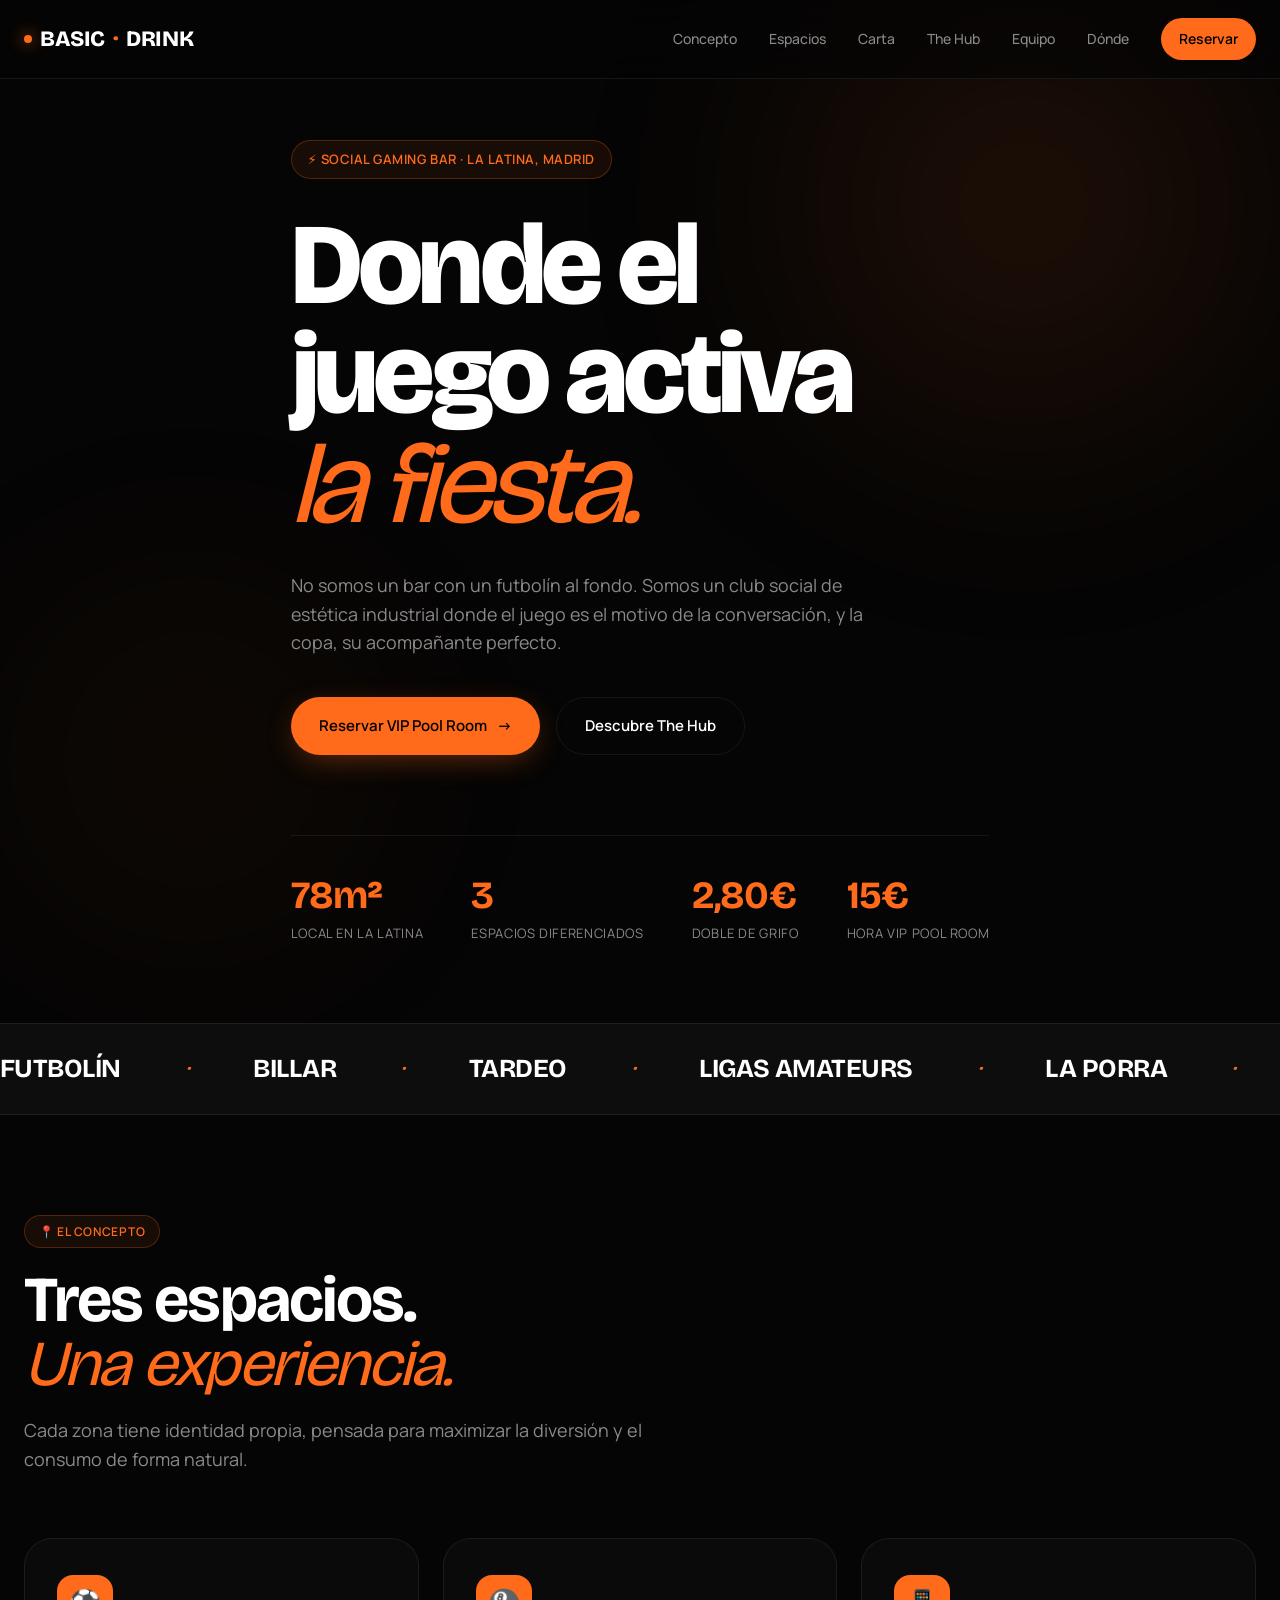
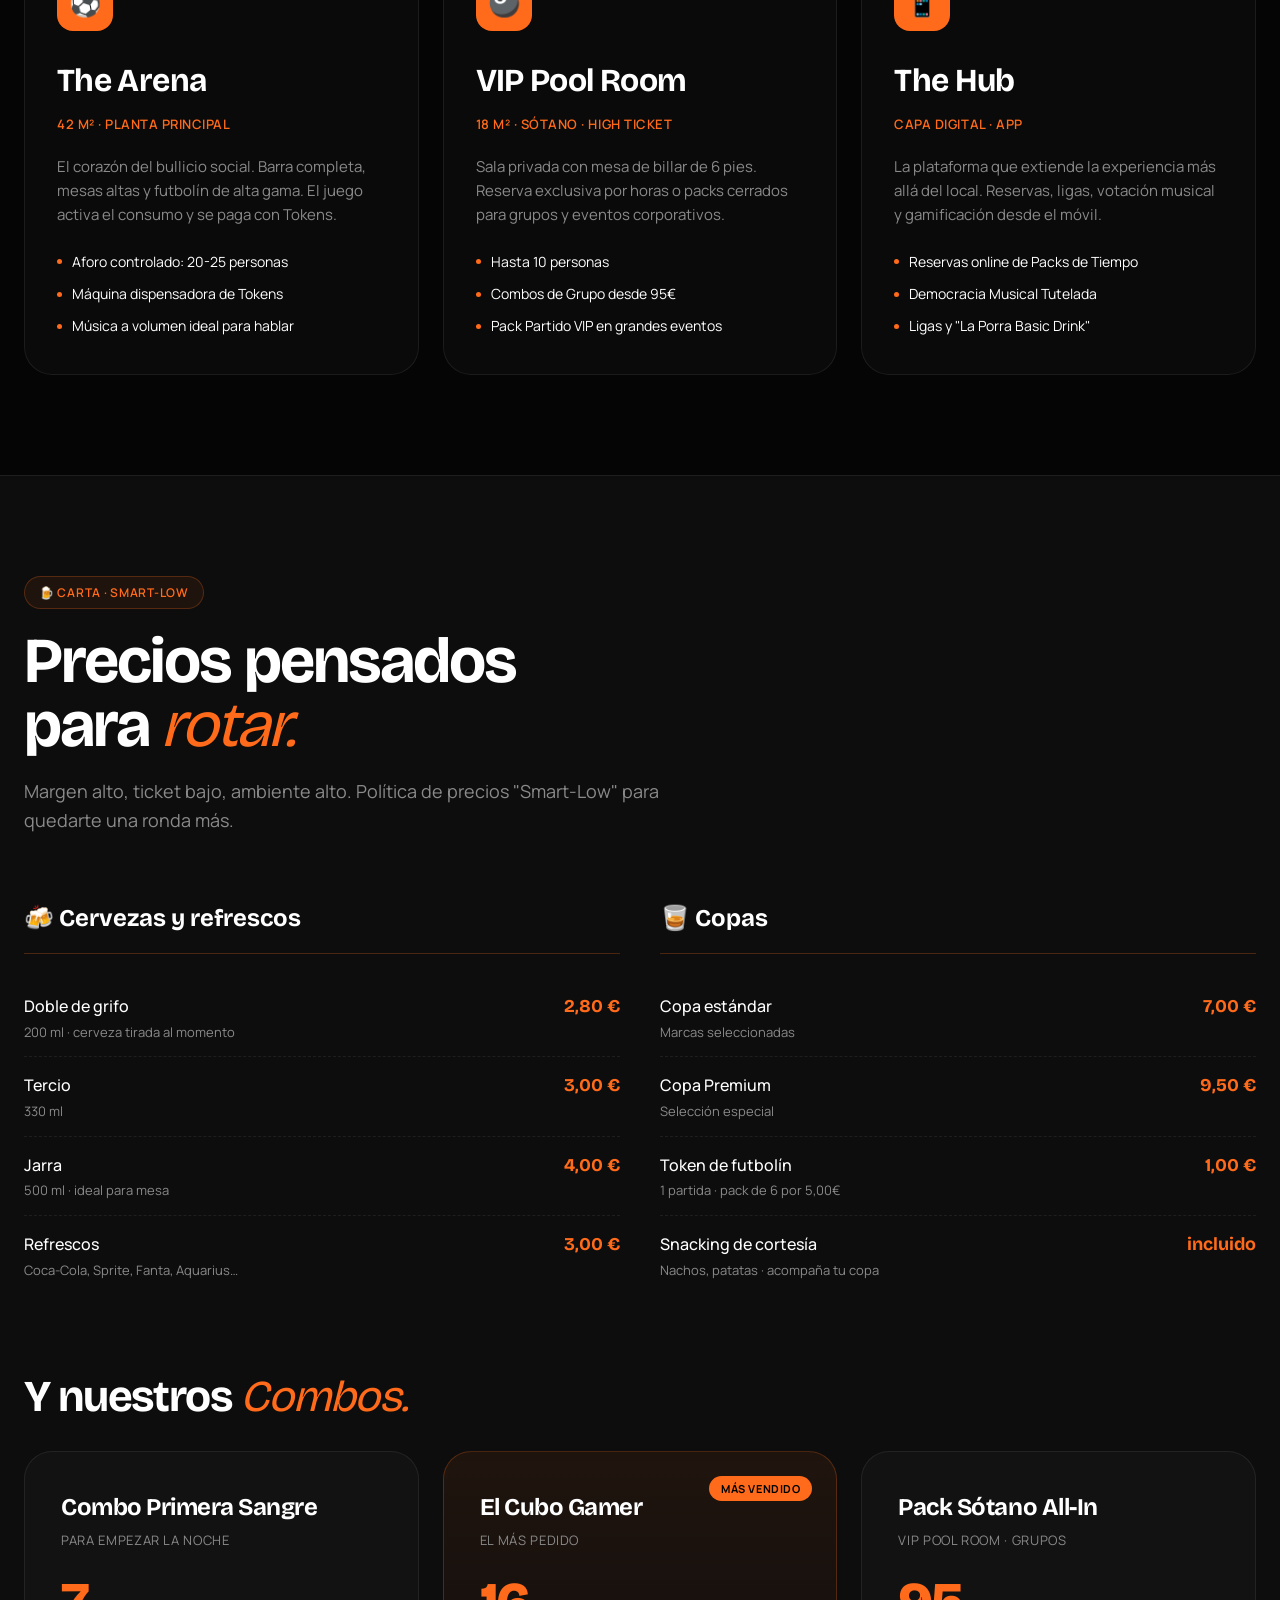
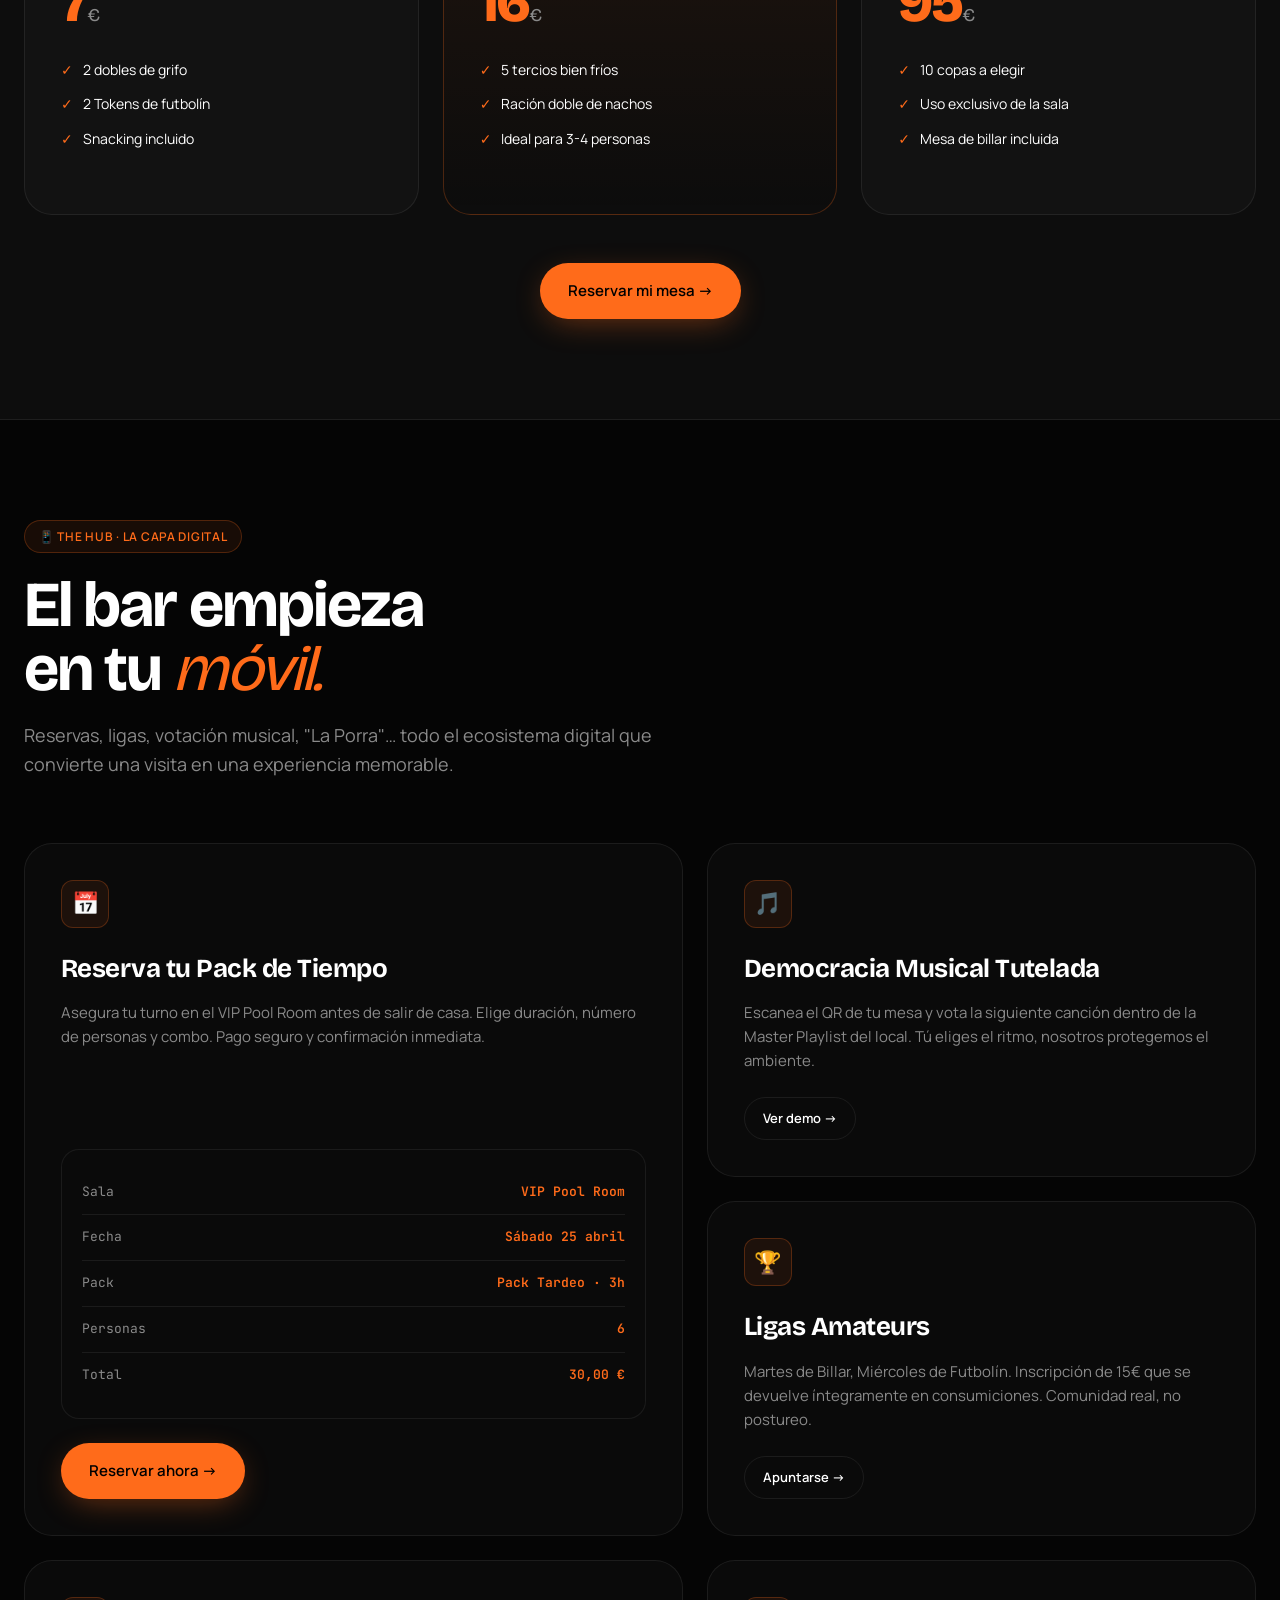
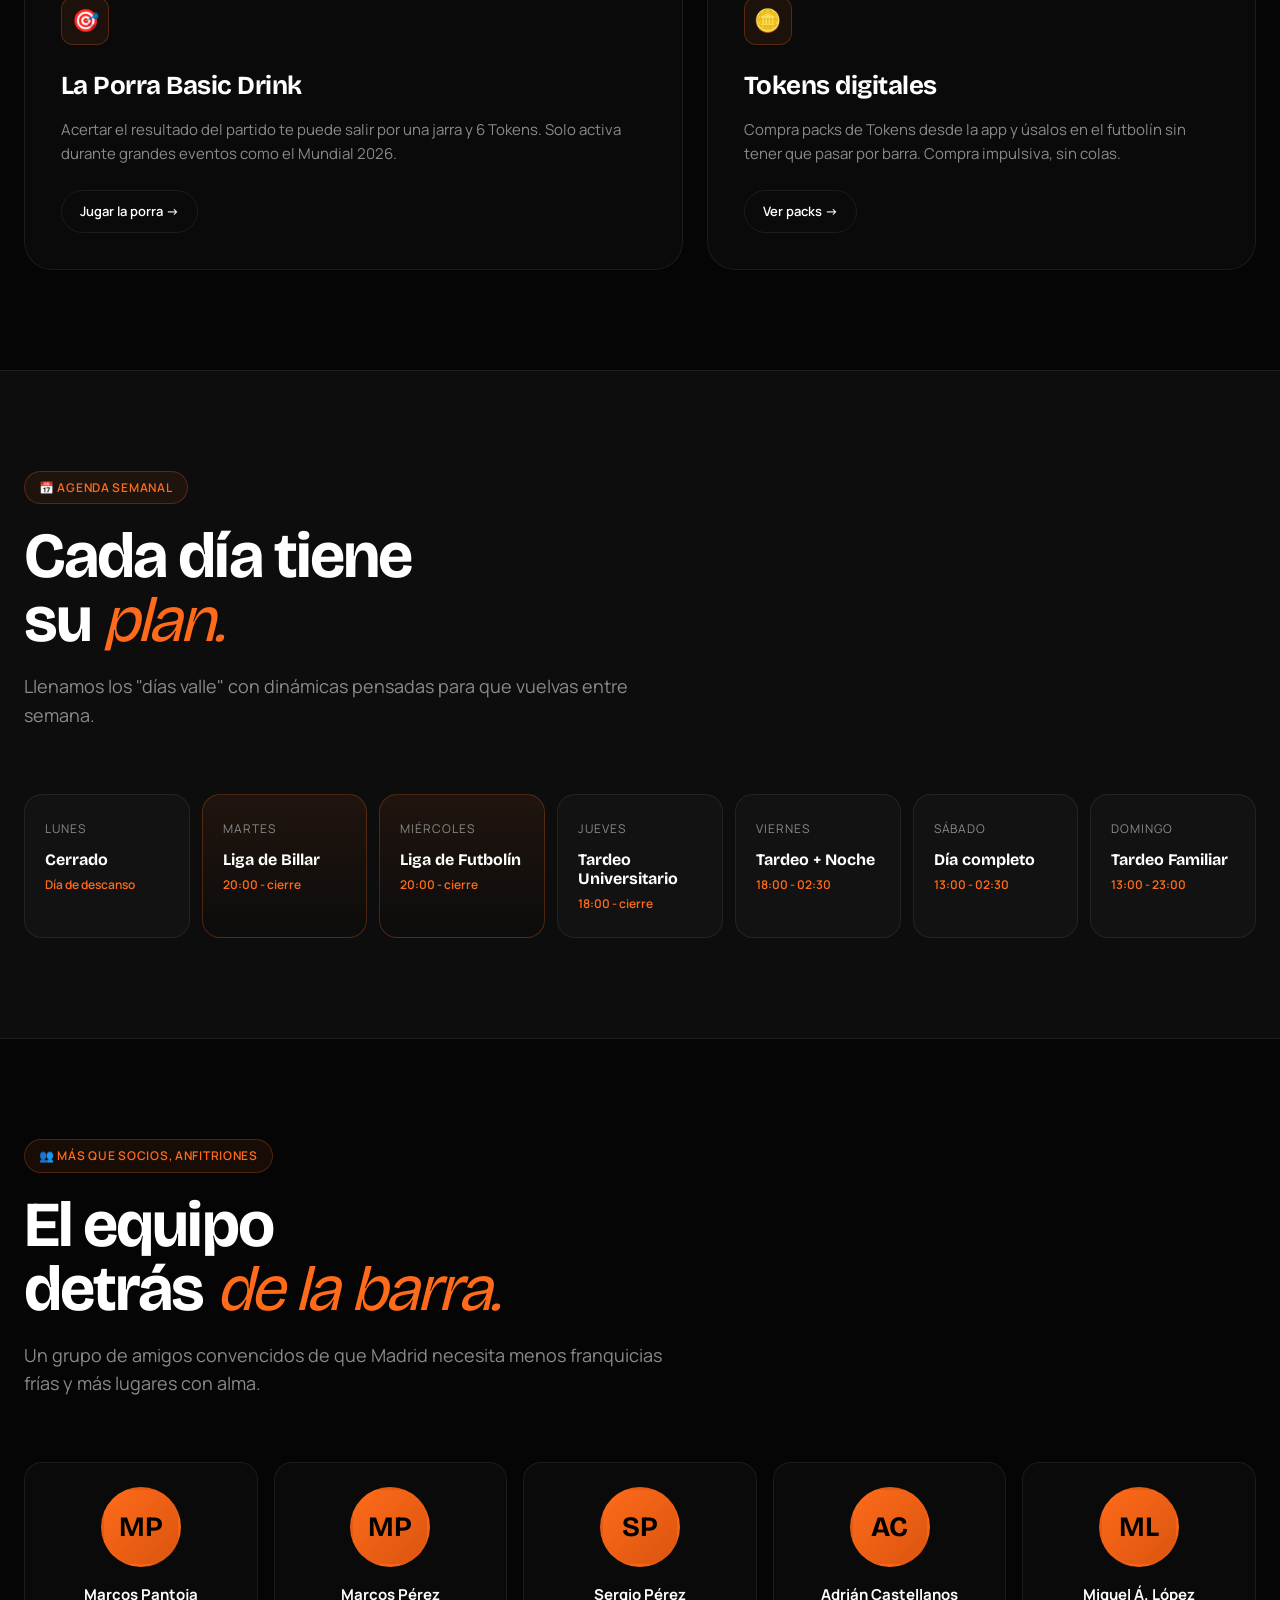
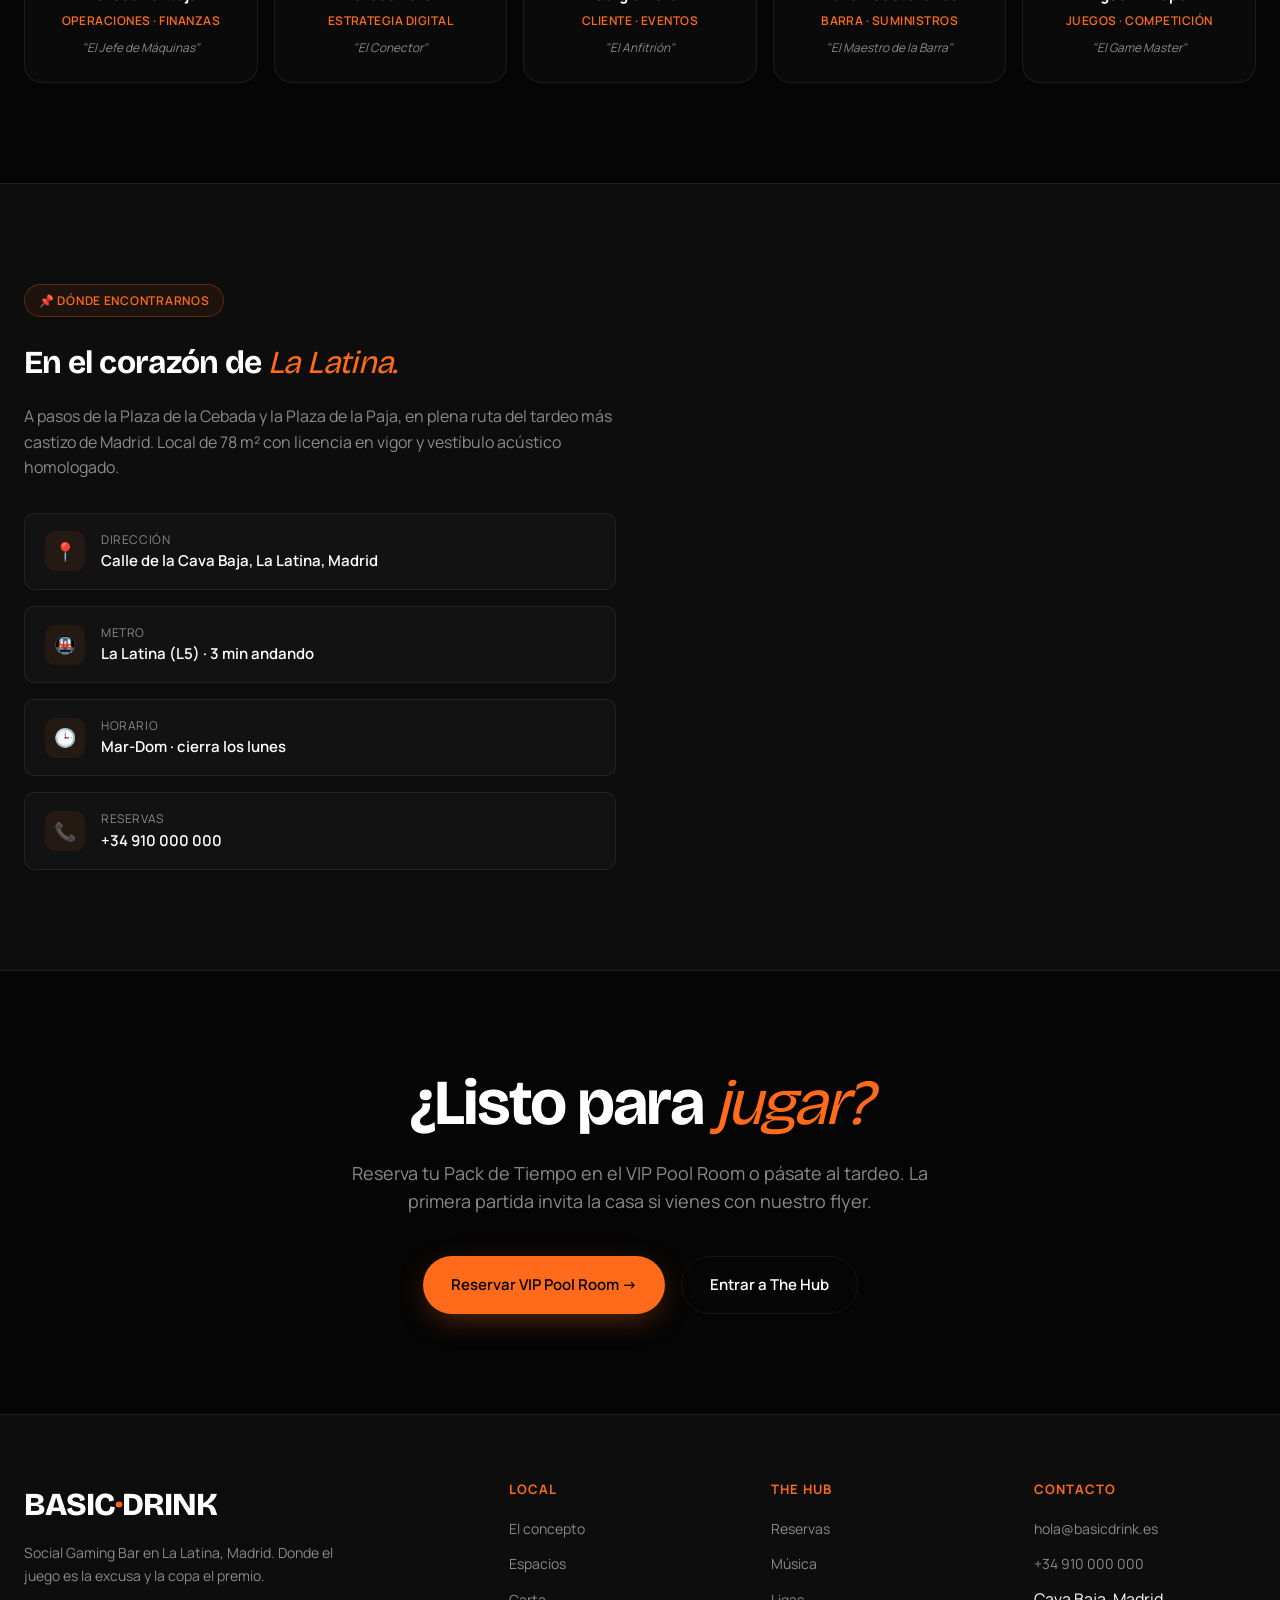
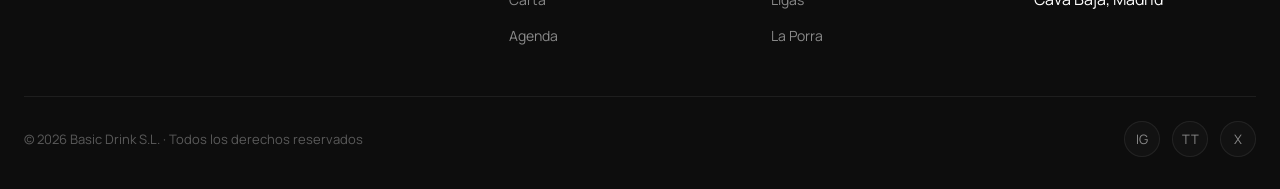
<file: index.html>
<!DOCTYPE html>
<html lang="es">
<head>
  <meta charset="UTF-8" />
  <meta name="viewport" content="width=device-width, initial-scale=1.0" />
  <title>BASIC DRINK · Social Gaming Bar en La Latina, Madrid</title>
  <meta name="description" content="El primer Social Gaming Bar de Madrid. Futbolín, billar VIP, copas y la experiencia digital The Hub. Reserva online tu pack en La Latina." />
  <link rel="preconnect" href="https://fonts.googleapis.com" />
  <link rel="preconnect" href="https://fonts.gstatic.com" crossorigin />
  <link href="https://fonts.googleapis.com/css2?family=Bricolage+Grotesque:wght@400;500;700;800&family=Manrope:wght@300;400;500;600;700&family=JetBrains+Mono:wght@400;600&display=swap" rel="stylesheet" />
  <link rel="stylesheet" href="style.css" />
  <link rel="icon" href="data:image/svg+xml,<svg xmlns=%22http://www.w3.org/2000/svg%22 viewBox=%220 0 100 100%22><circle cx=%2250%22 cy=%2250%22 r=%2240%22 fill=%22%23FF6B1A%22/></svg>" />
</head>
<body>

  <!-- ===== NAVBAR ===== -->
  <nav class="navbar">
    <div class="nav-inner">
      <a href="index.html" class="brand">
        <span class="brand-dot"></span>
        BASIC<span style="color:var(--orange)">·</span>DRINK
      </a>
      <div class="nav-links" id="navLinks">
        <a href="#concepto">Concepto</a>
        <a href="#espacios">Espacios</a>
        <a href="#carta">Carta</a>
        <a href="#thehub">The Hub</a>
        <a href="#equipo">Equipo</a>
        <a href="#ubicacion">Dónde</a>
        <a href="reservas.html" class="nav-cta">Reservar</a>
      </div>
      <button class="nav-toggle" onclick="document.getElementById('navLinks').classList.toggle('open')">☰</button>
    </div>
  </nav>

  <!-- ===== HERO ===== -->
  <section class="hero">
    <div class="container">
      <span class="hero-tag">⚡ Social Gaming Bar · La Latina, Madrid</span>
      <h1>
        Donde el<br>
        juego activa<br>
        <span class="accent">la fiesta.</span>
      </h1>
      <p>
        No somos un bar con un futbolín al fondo. Somos un club social de estética industrial donde el juego es el motivo de la conversación, y la copa, su acompañante perfecto.
      </p>
      <div class="hero-actions">
        <a href="reservas.html" class="btn btn-primary">
          Reservar VIP Pool Room <span>→</span>
        </a>
        <a href="#thehub" class="btn btn-ghost">Descubre The Hub</a>
      </div>

      <div class="hero-stats">
        <div class="hero-stat">
          <div class="stat-value">78m²</div>
          <div class="stat-label">Local en La Latina</div>
        </div>
        <div class="hero-stat">
          <div class="stat-value">3</div>
          <div class="stat-label">Espacios diferenciados</div>
        </div>
        <div class="hero-stat">
          <div class="stat-value">2,80€</div>
          <div class="stat-label">Doble de grifo</div>
        </div>
        <div class="hero-stat">
          <div class="stat-value">15€</div>
          <div class="stat-label">Hora VIP Pool Room</div>
        </div>
      </div>
    </div>
  </section>

  <!-- ===== MARQUEE ===== -->
  <div class="marquee">
    <div class="marquee-track">
      <div class="marquee-item">FUTBOLÍN <span>·</span></div>
      <div class="marquee-item">BILLAR <span>·</span></div>
      <div class="marquee-item">TARDEO <span>·</span></div>
      <div class="marquee-item">LIGAS AMATEURS <span>·</span></div>
      <div class="marquee-item">LA PORRA <span>·</span></div>
      <div class="marquee-item">DEMOCRACIA MUSICAL <span>·</span></div>
      <div class="marquee-item">FUTBOLÍN <span>·</span></div>
      <div class="marquee-item">BILLAR <span>·</span></div>
      <div class="marquee-item">TARDEO <span>·</span></div>
      <div class="marquee-item">LIGAS AMATEURS <span>·</span></div>
      <div class="marquee-item">LA PORRA <span>·</span></div>
      <div class="marquee-item">DEMOCRACIA MUSICAL <span>·</span></div>
    </div>
  </div>

  <!-- ===== CONCEPTO ===== -->
  <section id="concepto">
    <div class="container">
      <span class="section-tag">📍 El concepto</span>
      <h2 class="section-title">Tres espacios.<br><span class="accent">Una experiencia.</span></h2>
      <p class="section-subtitle">
        Cada zona tiene identidad propia, pensada para maximizar la diversión y el consumo de forma natural.
      </p>

      <div class="espacios-grid" id="espacios">
        <div class="espacio-card">
          <div class="espacio-icon">⚽</div>
          <div class="espacio-name">The Arena</div>
          <div class="espacio-meta">42 m² · Planta principal</div>
          <p class="espacio-desc">
            El corazón del bullicio social. Barra completa, mesas altas y futbolín de alta gama. El juego activa el consumo y se paga con Tokens.
          </p>
          <ul class="espacio-features">
            <li>Aforo controlado: 20-25 personas</li>
            <li>Máquina dispensadora de Tokens</li>
            <li>Música a volumen ideal para hablar</li>
          </ul>
        </div>

        <div class="espacio-card">
          <div class="espacio-icon">🎱</div>
          <div class="espacio-name">VIP Pool Room</div>
          <div class="espacio-meta">18 m² · Sótano · High Ticket</div>
          <p class="espacio-desc">
            Sala privada con mesa de billar de 6 pies. Reserva exclusiva por horas o packs cerrados para grupos y eventos corporativos.
          </p>
          <ul class="espacio-features">
            <li>Hasta 10 personas</li>
            <li>Combos de Grupo desde 95€</li>
            <li>Pack Partido VIP en grandes eventos</li>
          </ul>
        </div>

        <div class="espacio-card">
          <div class="espacio-icon">📱</div>
          <div class="espacio-name">The Hub</div>
          <div class="espacio-meta">Capa digital · App</div>
          <p class="espacio-desc">
            La plataforma que extiende la experiencia más allá del local. Reservas, ligas, votación musical y gamificación desde el móvil.
          </p>
          <ul class="espacio-features">
            <li>Reservas online de Packs de Tiempo</li>
            <li>Democracia Musical Tutelada</li>
            <li>Ligas y "La Porra Basic Drink"</li>
          </ul>
        </div>
      </div>
    </div>
  </section>

  <!-- ===== CARTA ===== -->
  <section id="carta" style="background: var(--bg-2); border-top: 1px solid var(--border); border-bottom: 1px solid var(--border);">
    <div class="container">
      <span class="section-tag">🍺 Carta · Smart-Low</span>
      <h2 class="section-title">Precios pensados<br>para <span class="accent">rotar.</span></h2>
      <p class="section-subtitle">
        Margen alto, ticket bajo, ambiente alto. Política de precios "Smart-Low" para quedarte una ronda más.
      </p>

      <div class="carta-section">
        <div class="carta-block">
          <h3>🍻 Cervezas y refrescos</h3>
          <div class="carta-item">
            <div>
              <div class="carta-item-name">Doble de grifo</div>
              <div class="carta-item-desc">200 ml · cerveza tirada al momento</div>
            </div>
            <div class="carta-item-price">2,80 €</div>
          </div>
          <div class="carta-item">
            <div>
              <div class="carta-item-name">Tercio</div>
              <div class="carta-item-desc">330 ml</div>
            </div>
            <div class="carta-item-price">3,00 €</div>
          </div>
          <div class="carta-item">
            <div>
              <div class="carta-item-name">Jarra</div>
              <div class="carta-item-desc">500 ml · ideal para mesa</div>
            </div>
            <div class="carta-item-price">4,00 €</div>
          </div>
          <div class="carta-item">
            <div>
              <div class="carta-item-name">Refrescos</div>
              <div class="carta-item-desc">Coca-Cola, Sprite, Fanta, Aquarius…</div>
            </div>
            <div class="carta-item-price">3,00 €</div>
          </div>
        </div>

        <div class="carta-block">
          <h3>🥃 Copas</h3>
          <div class="carta-item">
            <div>
              <div class="carta-item-name">Copa estándar</div>
              <div class="carta-item-desc">Marcas seleccionadas</div>
            </div>
            <div class="carta-item-price">7,00 €</div>
          </div>
          <div class="carta-item">
            <div>
              <div class="carta-item-name">Copa Premium</div>
              <div class="carta-item-desc">Selección especial</div>
            </div>
            <div class="carta-item-price">9,50 €</div>
          </div>
          <div class="carta-item">
            <div>
              <div class="carta-item-name">Token de futbolín</div>
              <div class="carta-item-desc">1 partida · pack de 6 por 5,00€</div>
            </div>
            <div class="carta-item-price">1,00 €</div>
          </div>
          <div class="carta-item">
            <div>
              <div class="carta-item-name">Snacking de cortesía</div>
              <div class="carta-item-desc">Nachos, patatas · acompaña tu copa</div>
            </div>
            <div class="carta-item-price">incluido</div>
          </div>
        </div>
      </div>

      <h2 class="section-title" style="margin-top: 80px; font-size: clamp(28px, 4vw, 44px);">
        Y nuestros <span class="accent">Combos.</span>
      </h2>

      <div class="precios-grid" style="margin-top: 32px;">
        <div class="precio-card">
          <div class="precio-name">Combo Primera Sangre</div>
          <div class="precio-tag">Para empezar la noche</div>
          <div class="precio-price">7<span class="unit">€</span></div>
          <ul class="precio-includes">
            <li>2 dobles de grifo</li>
            <li>2 Tokens de futbolín</li>
            <li>Snacking incluido</li>
          </ul>
        </div>

        <div class="precio-card featured">
          <div class="precio-name">El Cubo Gamer</div>
          <div class="precio-tag">El más pedido</div>
          <div class="precio-price">16<span class="unit">€</span></div>
          <ul class="precio-includes">
            <li>5 tercios bien fríos</li>
            <li>Ración doble de nachos</li>
            <li>Ideal para 3-4 personas</li>
          </ul>
        </div>

        <div class="precio-card">
          <div class="precio-name">Pack Sótano All-In</div>
          <div class="precio-tag">VIP Pool Room · grupos</div>
          <div class="precio-price">95<span class="unit">€</span></div>
          <ul class="precio-includes">
            <li>10 copas a elegir</li>
            <li>Uso exclusivo de la sala</li>
            <li>Mesa de billar incluida</li>
          </ul>
        </div>
      </div>

      <div style="text-align: center; margin-top: 48px;">
        <a href="reservas.html" class="btn btn-primary">Reservar mi mesa →</a>
      </div>
    </div>
  </section>

  <!-- ===== THE HUB ===== -->
  <section id="thehub">
    <div class="container">
      <span class="section-tag">📱 The Hub · La capa digital</span>
      <h2 class="section-title">El bar empieza<br>en tu <span class="accent">móvil.</span></h2>
      <p class="section-subtitle">
        Reservas, ligas, votación musical, "La Porra"… todo el ecosistema digital que convierte una visita en una experiencia memorable.
      </p>

      <div class="hub-grid">
        <div class="hub-feature large">
          <div class="hub-icon-block">📅</div>
          <h3>Reserva tu Pack de Tiempo</h3>
          <p>Asegura tu turno en el VIP Pool Room antes de salir de casa. Elige duración, número de personas y combo. Pago seguro y confirmación inmediata.</p>

          <div class="mock-screen">
            <div class="mock-row"><span class="label">Sala</span><span class="value">VIP Pool Room</span></div>
            <div class="mock-row"><span class="label">Fecha</span><span class="value">Sábado 25 abril</span></div>
            <div class="mock-row"><span class="label">Pack</span><span class="value">Pack Tardeo · 3h</span></div>
            <div class="mock-row"><span class="label">Personas</span><span class="value">6</span></div>
            <div class="mock-row"><span class="label">Total</span><span class="value">30,00 €</span></div>
          </div>

          <a href="reservas.html" class="btn btn-primary" style="margin-top: 24px; align-self: flex-start;">
            Reservar ahora →
          </a>
        </div>

        <div class="hub-feature">
          <div class="hub-icon-block">🎵</div>
          <h3>Democracia Musical Tutelada</h3>
          <p>Escanea el QR de tu mesa y vota la siguiente canción dentro de la Master Playlist del local. Tú eliges el ritmo, nosotros protegemos el ambiente.</p>
          <a href="the-hub.html#musica" class="btn btn-ghost" style="font-size: 13px; padding: 10px 18px;">Ver demo →</a>
        </div>

        <div class="hub-feature">
          <div class="hub-icon-block">🏆</div>
          <h3>Ligas Amateurs</h3>
          <p>Martes de Billar, Miércoles de Futbolín. Inscripción de 15€ que se devuelve íntegramente en consumiciones. Comunidad real, no postureo.</p>
          <a href="the-hub.html#ligas" class="btn btn-ghost" style="font-size: 13px; padding: 10px 18px;">Apuntarse →</a>
        </div>

        <div class="hub-feature">
          <div class="hub-icon-block">🎯</div>
          <h3>La Porra Basic Drink</h3>
          <p>Acertar el resultado del partido te puede salir por una jarra y 6 Tokens. Solo activa durante grandes eventos como el Mundial 2026.</p>
          <a href="the-hub.html#porra" class="btn btn-ghost" style="font-size: 13px; padding: 10px 18px;">Jugar la porra →</a>
        </div>

        <div class="hub-feature">
          <div class="hub-icon-block">🪙</div>
          <h3>Tokens digitales</h3>
          <p>Compra packs de Tokens desde la app y úsalos en el futbolín sin tener que pasar por barra. Compra impulsiva, sin colas.</p>
          <a href="the-hub.html#tokens" class="btn btn-ghost" style="font-size: 13px; padding: 10px 18px;">Ver packs →</a>
        </div>
      </div>
    </div>
  </section>

  <!-- ===== AGENDA ===== -->
  <section id="agenda" style="background: var(--bg-2); border-top: 1px solid var(--border); border-bottom: 1px solid var(--border);">
    <div class="container">
      <span class="section-tag">📅 Agenda semanal</span>
      <h2 class="section-title">Cada día tiene<br>su <span class="accent">plan.</span></h2>
      <p class="section-subtitle">
        Llenamos los "días valle" con dinámicas pensadas para que vuelvas entre semana.
      </p>

      <div class="agenda-grid">
        <div class="agenda-day closed">
          <div class="agenda-day-name">Lunes</div>
          <div class="agenda-day-event">Cerrado</div>
          <div class="agenda-day-time">Día de descanso</div>
        </div>
        <div class="agenda-day highlight">
          <div class="agenda-day-name">Martes</div>
          <div class="agenda-day-event">Liga de Billar</div>
          <div class="agenda-day-time">20:00 - cierre</div>
        </div>
        <div class="agenda-day highlight">
          <div class="agenda-day-name">Miércoles</div>
          <div class="agenda-day-event">Liga de Futbolín</div>
          <div class="agenda-day-time">20:00 - cierre</div>
        </div>
        <div class="agenda-day">
          <div class="agenda-day-name">Jueves</div>
          <div class="agenda-day-event">Tardeo Universitario</div>
          <div class="agenda-day-time">18:00 - cierre</div>
        </div>
        <div class="agenda-day">
          <div class="agenda-day-name">Viernes</div>
          <div class="agenda-day-event">Tardeo + Noche</div>
          <div class="agenda-day-time">18:00 - 02:30</div>
        </div>
        <div class="agenda-day">
          <div class="agenda-day-name">Sábado</div>
          <div class="agenda-day-event">Día completo</div>
          <div class="agenda-day-time">13:00 - 02:30</div>
        </div>
        <div class="agenda-day">
          <div class="agenda-day-name">Domingo</div>
          <div class="agenda-day-event">Tardeo Familiar</div>
          <div class="agenda-day-time">13:00 - 23:00</div>
        </div>
      </div>
    </div>
  </section>

  <!-- ===== EQUIPO ===== -->
  <section id="equipo">
    <div class="container">
      <span class="section-tag">👥 Más que socios, anfitriones</span>
      <h2 class="section-title">El equipo<br>detrás <span class="accent">de la barra.</span></h2>
      <p class="section-subtitle">
        Un grupo de amigos convencidos de que Madrid necesita menos franquicias frías y más lugares con alma.
      </p>

      <div class="equipo-grid">
        <div class="equipo-card">
          <div class="equipo-avatar">MP</div>
          <div class="equipo-name">Marcos Pantoja</div>
          <div class="equipo-role">Operaciones · Finanzas</div>
          <div class="equipo-alias">"El Jefe de Máquinas"</div>
        </div>
        <div class="equipo-card">
          <div class="equipo-avatar">MP</div>
          <div class="equipo-name">Marcos Pérez</div>
          <div class="equipo-role">Estrategia digital</div>
          <div class="equipo-alias">"El Conector"</div>
        </div>
        <div class="equipo-card">
          <div class="equipo-avatar">SP</div>
          <div class="equipo-name">Sergio Pérez</div>
          <div class="equipo-role">Cliente · Eventos</div>
          <div class="equipo-alias">"El Anfitrión"</div>
        </div>
        <div class="equipo-card">
          <div class="equipo-avatar">AC</div>
          <div class="equipo-name">Adrián Castellanos</div>
          <div class="equipo-role">Barra · Suministros</div>
          <div class="equipo-alias">"El Maestro de la Barra"</div>
        </div>
        <div class="equipo-card">
          <div class="equipo-avatar">ML</div>
          <div class="equipo-name">Miguel Á. López</div>
          <div class="equipo-role">Juegos · Competición</div>
          <div class="equipo-alias">"El Game Master"</div>
        </div>
      </div>
    </div>
  </section>

  <!-- ===== UBICACIÓN ===== -->
  <section id="ubicacion" style="background: var(--bg-2); border-top: 1px solid var(--border); border-bottom: 1px solid var(--border);">
    <div class="container">
      <div class="ubicacion-grid">
        <div class="ubicacion-info">
          <span class="section-tag">📌 Dónde encontrarnos</span>
          <h3>En el corazón de <span style="color: var(--orange); font-style: italic; font-weight: 400;">La Latina.</span></h3>
          <p>
            A pasos de la Plaza de la Cebada y la Plaza de la Paja, en plena ruta del tardeo más castizo de Madrid. Local de 78 m² con licencia en vigor y vestíbulo acústico homologado.
          </p>

          <div class="ubicacion-detalle">
            <div class="ubicacion-row">
              <div class="icon">📍</div>
              <div>
                <div class="label">Dirección</div>
                <div class="value">Calle de la Cava Baja, La Latina, Madrid</div>
              </div>
            </div>
            <div class="ubicacion-row">
              <div class="icon">🚇</div>
              <div>
                <div class="label">Metro</div>
                <div class="value">La Latina (L5) · 3 min andando</div>
              </div>
            </div>
            <div class="ubicacion-row">
              <div class="icon">🕒</div>
              <div>
                <div class="label">Horario</div>
                <div class="value">Mar-Dom · cierra los lunes</div>
              </div>
            </div>
            <div class="ubicacion-row">
              <div class="icon">📞</div>
              <div>
                <div class="label">Reservas</div>
                <div class="value">+34 910 000 000</div>
              </div>
            </div>
          </div>
        </div>

        <iframe
          class="map-frame"
          src="https://www.openstreetmap.org/export/embed.html?bbox=-3.7150%2C40.4090%2C-3.7050%2C40.4150&layer=mapnik&marker=40.4120%2C-3.7100"
          loading="lazy"
          referrerpolicy="no-referrer-when-downgrade">
        </iframe>
      </div>
    </div>
  </section>

  <!-- ===== CTA FINAL ===== -->
  <section id="cta-final">
    <div class="container" style="text-align: center; max-width: 760px;">
      <h2 class="section-title" style="margin-bottom: 24px;">
        ¿Listo para <span class="accent">jugar?</span>
      </h2>
      <p class="section-subtitle" style="margin: 0 auto 40px;">
        Reserva tu Pack de Tiempo en el VIP Pool Room o pásate al tardeo. La primera partida invita la casa si vienes con nuestro flyer.
      </p>
      <div class="hero-actions" style="justify-content: center;">
        <a href="reservas.html" class="btn btn-primary">Reservar VIP Pool Room →</a>
        <a href="the-hub.html" class="btn btn-ghost">Entrar a The Hub</a>
      </div>
    </div>
  </section>

  <!-- ===== FOOTER ===== -->
  <footer>
    <div class="container">
      <div class="footer-grid">
        <div>
          <div class="footer-brand">BASIC<span style="color:var(--orange)">·</span>DRINK</div>
          <p class="footer-tagline">Social Gaming Bar en La Latina, Madrid. Donde el juego es la excusa y la copa el premio.</p>
        </div>
        <div class="footer-col">
          <h4>Local</h4>
          <ul>
            <li><a href="#concepto">El concepto</a></li>
            <li><a href="#espacios">Espacios</a></li>
            <li><a href="#carta">Carta</a></li>
            <li><a href="#agenda">Agenda</a></li>
          </ul>
        </div>
        <div class="footer-col">
          <h4>The Hub</h4>
          <ul>
            <li><a href="reservas.html">Reservas</a></li>
            <li><a href="the-hub.html#musica">Música</a></li>
            <li><a href="the-hub.html#ligas">Ligas</a></li>
            <li><a href="the-hub.html#porra">La Porra</a></li>
          </ul>
        </div>
        <div class="footer-col">
          <h4>Contacto</h4>
          <ul>
            <li><a href="mailto:hola@basicdrink.es">hola@basicdrink.es</a></li>
            <li><a href="tel:+34910000000">+34 910 000 000</a></li>
            <li>Cava Baja, Madrid</li>
          </ul>
        </div>
      </div>
      <div class="footer-bottom">
        <div>© 2026 Basic Drink S.L. · Todos los derechos reservados</div>
        <div class="social-links">
          <a href="#" aria-label="Instagram">IG</a>
          <a href="#" aria-label="TikTok">TT</a>
          <a href="#" aria-label="Twitter">X</a>
        </div>
      </div>
    </div>
  </footer>

  <script src="script.js"></script>
</body>
</html>
</file>
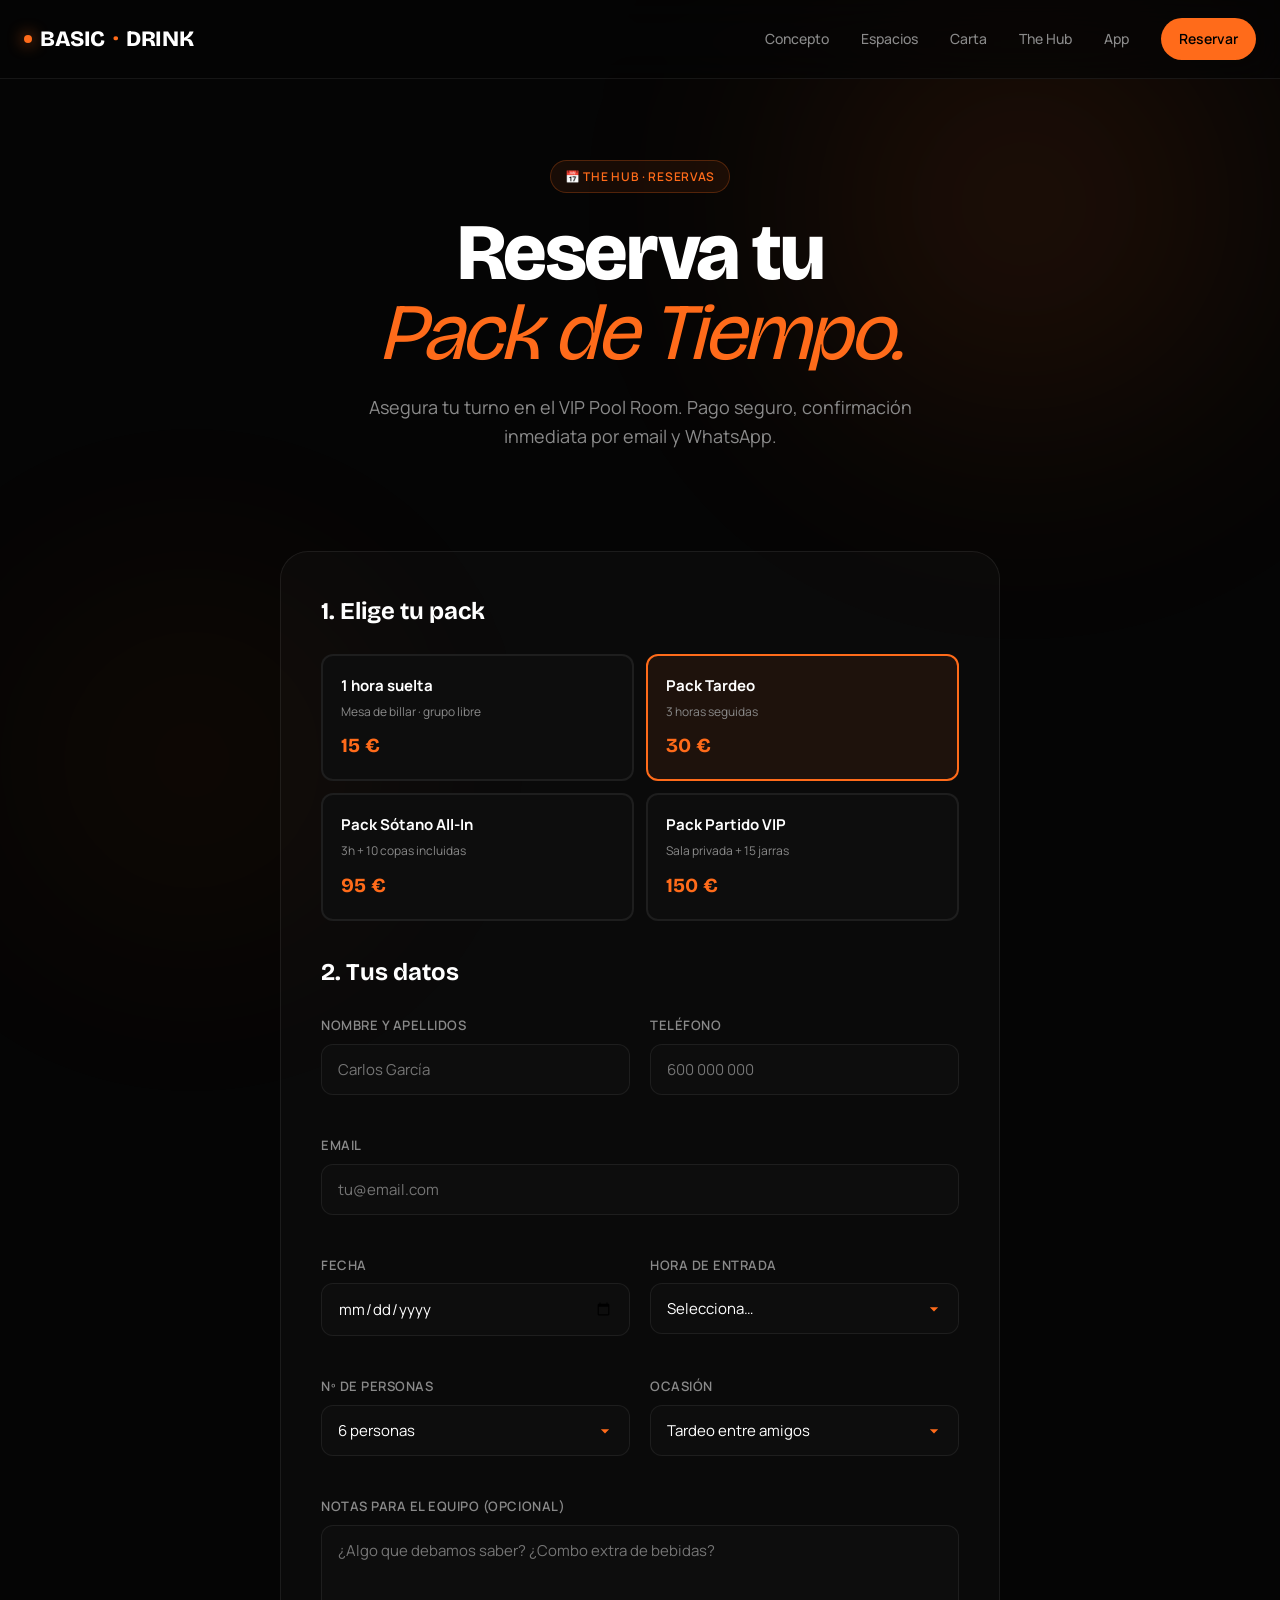
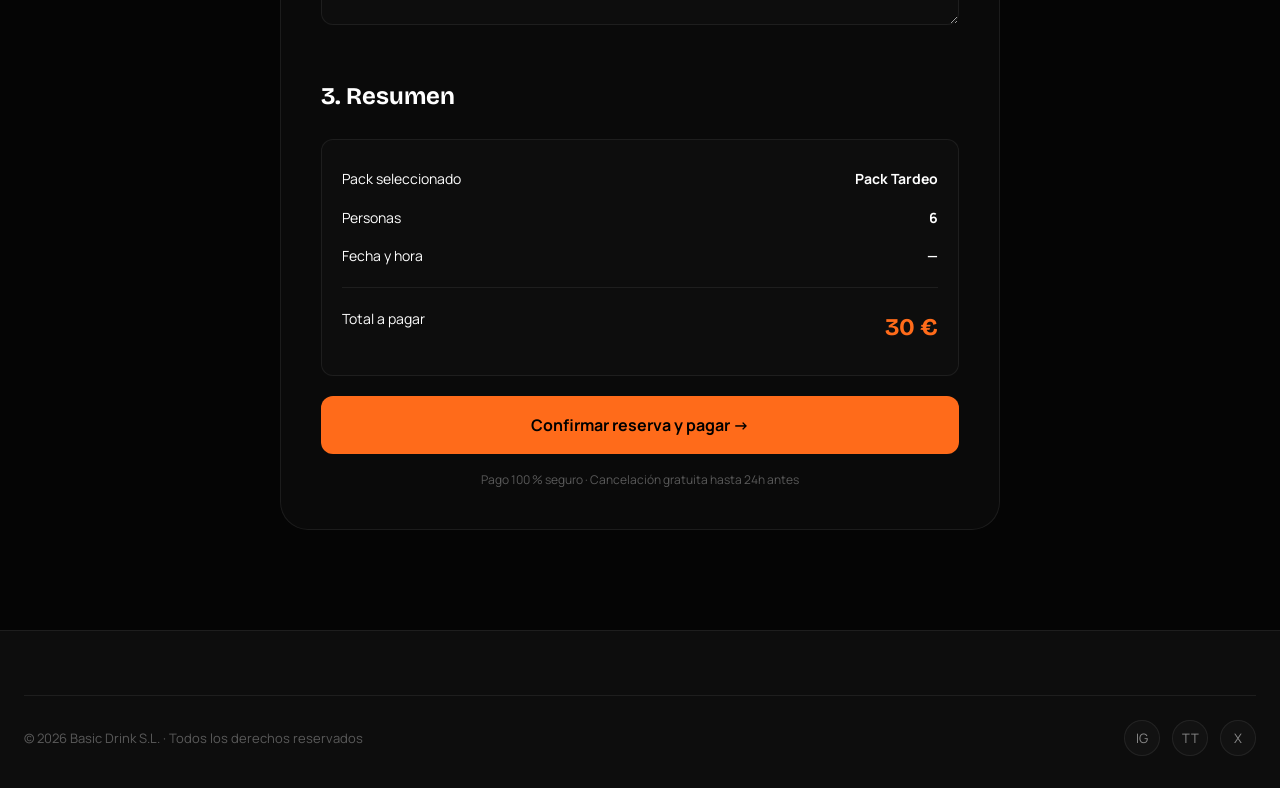
<file: reservas.html>
<!DOCTYPE html>
<html lang="es">
<head>
  <meta charset="UTF-8" />
  <meta name="viewport" content="width=device-width, initial-scale=1.0" />
  <title>Reservar · BASIC DRINK</title>
  <link rel="preconnect" href="https://fonts.googleapis.com" />
  <link rel="preconnect" href="https://fonts.gstatic.com" crossorigin />
  <link href="https://fonts.googleapis.com/css2?family=Bricolage+Grotesque:wght@400;500;700;800&family=Manrope:wght@300;400;500;600;700&family=JetBrains+Mono:wght@400;600&display=swap" rel="stylesheet" />
  <link rel="stylesheet" href="style.css" />
  <link rel="icon" href="data:image/svg+xml,<svg xmlns=%22http://www.w3.org/2000/svg%22 viewBox=%220 0 100 100%22><circle cx=%2250%22 cy=%2250%22 r=%2240%22 fill=%22%23FF6B1A%22/></svg>" />
</head>
<body>

  <nav class="navbar">
    <div class="nav-inner">
      <a href="index.html" class="brand">
        <span class="brand-dot"></span>
        BASIC<span style="color:var(--orange)">·</span>DRINK
      </a>
      <div class="nav-links" id="navLinks">
        <a href="index.html#concepto">Concepto</a>
        <a href="index.html#espacios">Espacios</a>
        <a href="index.html#carta">Carta</a>
        <a href="index.html#thehub">The Hub</a>
        <a href="the-hub.html">App</a>
        <a href="reservas.html" class="nav-cta">Reservar</a>
      </div>
      <button class="nav-toggle" onclick="document.getElementById('navLinks').classList.toggle('open')">☰</button>
    </div>
  </nav>

  <header class="page-header">
    <div class="container">
      <span class="section-tag">📅 The Hub · Reservas</span>
      <h1>Reserva tu<br><span class="accent">Pack de Tiempo.</span></h1>
      <p>Asegura tu turno en el VIP Pool Room. Pago seguro, confirmación inmediata por email y WhatsApp.</p>
    </div>
  </header>

  <section style="padding: 40px 0 100px;">
    <div class="container">

      <div class="form-card">

        <div class="success-msg" id="successMsg">
          <strong>¡Reserva confirmada! 🎱</strong><br>
          Te hemos enviado los detalles a tu email y un WhatsApp con el código QR de acceso. ¡Nos vemos en La Latina!
        </div>

        <form id="reservaForm" onsubmit="handleReserva(event)">

          <h2 style="font-family: var(--font-display); font-size: 24px; margin-bottom: 24px;">1. Elige tu pack</h2>
          <div class="pack-grid">
            <div class="pack-option" data-pack="hora" data-price="15" data-name="1 hora suelta">
              <div class="pack-name">1 hora suelta</div>
              <div class="pack-detail">Mesa de billar · grupo libre</div>
              <div class="pack-price">15 €</div>
            </div>
            <div class="pack-option selected" data-pack="tardeo" data-price="30" data-name="Pack Tardeo">
              <div class="pack-name">Pack Tardeo</div>
              <div class="pack-detail">3 horas seguidas</div>
              <div class="pack-price">30 €</div>
            </div>
            <div class="pack-option" data-pack="grupo" data-price="95" data-name="Pack Sótano All-In">
              <div class="pack-name">Pack Sótano All-In</div>
              <div class="pack-detail">3h + 10 copas incluidas</div>
              <div class="pack-price">95 €</div>
            </div>
            <div class="pack-option" data-pack="evento" data-price="150" data-name="Pack Partido VIP">
              <div class="pack-name">Pack Partido VIP</div>
              <div class="pack-detail">Sala privada + 15 jarras</div>
              <div class="pack-price">150 €</div>
            </div>
          </div>

          <h2 style="font-family: var(--font-display); font-size: 24px; margin: 32px 0 24px;">2. Tus datos</h2>

          <div class="form-grid">
            <div class="form-group">
              <label for="nombre">Nombre y apellidos</label>
              <input type="text" id="nombre" required placeholder="Carlos García" />
            </div>
            <div class="form-group">
              <label for="telefono">Teléfono</label>
              <input type="tel" id="telefono" required placeholder="600 000 000" />
            </div>
            <div class="form-group full">
              <label for="email">Email</label>
              <input type="email" id="email" required placeholder="tu@email.com" />
            </div>
            <div class="form-group">
              <label for="fecha">Fecha</label>
              <input type="date" id="fecha" required />
            </div>
            <div class="form-group">
              <label for="hora">Hora de entrada</label>
              <select id="hora" required>
                <option value="">Selecciona…</option>
                <option>18:00</option>
                <option>19:00</option>
                <option>20:00</option>
                <option>21:00</option>
                <option>22:00</option>
                <option>23:00</option>
                <option>00:00</option>
              </select>
            </div>
            <div class="form-group">
              <label for="personas">Nº de personas</label>
              <select id="personas" required>
                <option value="2">2 personas</option>
                <option value="4">4 personas</option>
                <option value="6" selected>6 personas</option>
                <option value="8">8 personas</option>
                <option value="10">10 personas (máx)</option>
              </select>
            </div>
            <div class="form-group">
              <label for="ocasion">Ocasión</label>
              <select id="ocasion">
                <option>Tardeo entre amigos</option>
                <option>Cumpleaños</option>
                <option>Despedida</option>
                <option>Evento corporativo</option>
                <option>Otro</option>
              </select>
            </div>
            <div class="form-group full">
              <label for="notas">Notas para el equipo (opcional)</label>
              <textarea id="notas" placeholder="¿Algo que debamos saber? ¿Combo extra de bebidas?"></textarea>
            </div>
          </div>

          <h2 style="font-family: var(--font-display); font-size: 24px; margin: 32px 0 24px;">3. Resumen</h2>
          <div class="form-summary">
            <div class="summary-row">
              <span>Pack seleccionado</span>
              <strong id="sumPack">Pack Tardeo</strong>
            </div>
            <div class="summary-row">
              <span>Personas</span>
              <strong id="sumPers">6</strong>
            </div>
            <div class="summary-row">
              <span>Fecha y hora</span>
              <strong id="sumFecha">—</strong>
            </div>
            <hr style="border: none; border-top: 1px solid var(--border); margin: 12px 0;" />
            <div class="summary-row">
              <span>Total a pagar</span>
              <span class="total" id="sumTotal">30 €</span>
            </div>
          </div>

          <button type="submit" class="btn-submit">
            Confirmar reserva y pagar →
          </button>

          <p style="text-align: center; color: var(--text-dim); font-size: 12px; margin-top: 16px;">
            Pago 100 % seguro · Cancelación gratuita hasta 24h antes
          </p>
        </form>
      </div>

    </div>
  </section>

  <footer>
    <div class="container">
      <div class="footer-bottom">
        <div>© 2026 Basic Drink S.L. · Todos los derechos reservados</div>
        <div class="social-links">
          <a href="#">IG</a>
          <a href="#">TT</a>
          <a href="#">X</a>
        </div>
      </div>
    </div>
  </footer>

  <script src="script.js"></script>
  <script>
    // Lógica de selección de packs y resumen
    const packOptions = document.querySelectorAll('.pack-option');
    let selectedPack = { name: 'Pack Tardeo', price: 30 };

    packOptions.forEach(opt => {
      opt.addEventListener('click', () => {
        packOptions.forEach(o => o.classList.remove('selected'));
        opt.classList.add('selected');
        selectedPack = {
          name: opt.dataset.name,
          price: parseInt(opt.dataset.price)
        };
        updateSummary();
      });
    });

    function updateSummary() {
      document.getElementById('sumPack').textContent = selectedPack.name;
      document.getElementById('sumPers').textContent = document.getElementById('personas').value + ' personas';
      const fecha = document.getElementById('fecha').value;
      const hora = document.getElementById('hora').value;
      document.getElementById('sumFecha').textContent = fecha && hora ? `${fecha} · ${hora}` : '—';
      document.getElementById('sumTotal').textContent = selectedPack.price + ' €';
    }

    document.getElementById('personas').addEventListener('change', updateSummary);
    document.getElementById('fecha').addEventListener('change', updateSummary);
    document.getElementById('hora').addEventListener('change', updateSummary);

    function handleReserva(e) {
      e.preventDefault();
      document.getElementById('reservaForm').style.display = 'none';
      document.getElementById('successMsg').classList.add('show');
      window.scrollTo({ top: 0, behavior: 'smooth' });
    }

    // Set min date to today
    const today = new Date().toISOString().split('T')[0];
    document.getElementById('fecha').min = today;
  </script>
</body>
</html>
</file>
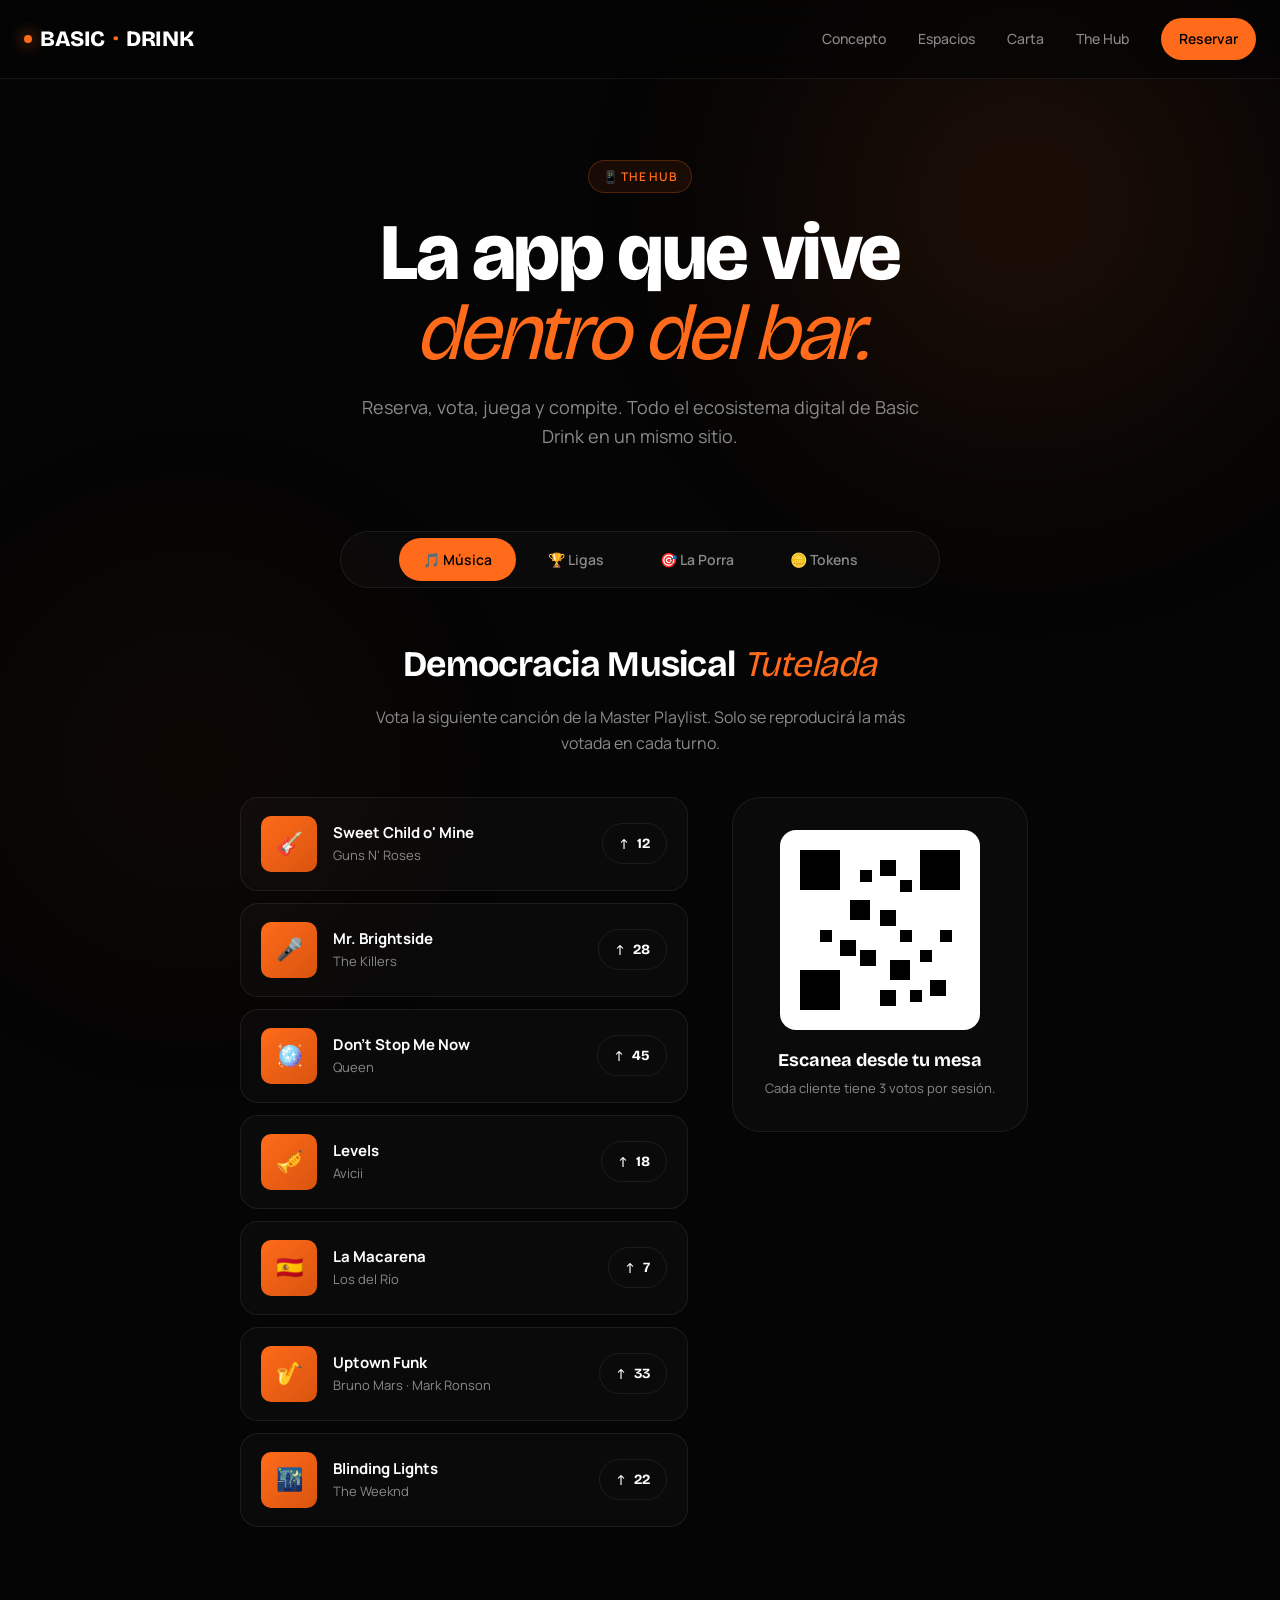
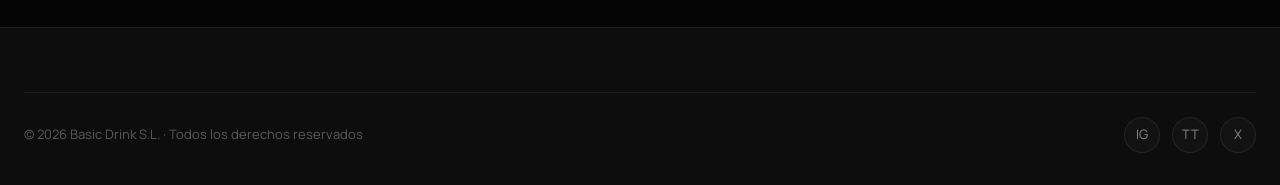
<file: the-hub.html>
<!DOCTYPE html>
<html lang="es">
<head>
  <meta charset="UTF-8" />
  <meta name="viewport" content="width=device-width, initial-scale=1.0" />
  <title>The Hub · BASIC DRINK</title>
  <link rel="preconnect" href="https://fonts.googleapis.com" />
  <link rel="preconnect" href="https://fonts.gstatic.com" crossorigin />
  <link href="https://fonts.googleapis.com/css2?family=Bricolage+Grotesque:wght@400;500;700;800&family=Manrope:wght@300;400;500;600;700&family=JetBrains+Mono:wght@400;600&display=swap" rel="stylesheet" />
  <link rel="stylesheet" href="style.css" />
  <link rel="icon" href="data:image/svg+xml,<svg xmlns=%22http://www.w3.org/2000/svg%22 viewBox=%220 0 100 100%22><circle cx=%2250%22 cy=%2250%22 r=%2240%22 fill=%22%23FF6B1A%22/></svg>" />
</head>
<body>

  <nav class="navbar">
    <div class="nav-inner">
      <a href="index.html" class="brand">
        <span class="brand-dot"></span>
        BASIC<span style="color:var(--orange)">·</span>DRINK
      </a>
      <div class="nav-links" id="navLinks">
        <a href="index.html#concepto">Concepto</a>
        <a href="index.html#espacios">Espacios</a>
        <a href="index.html#carta">Carta</a>
        <a href="the-hub.html">The Hub</a>
        <a href="reservas.html" class="nav-cta">Reservar</a>
      </div>
      <button class="nav-toggle" onclick="document.getElementById('navLinks').classList.toggle('open')">☰</button>
    </div>
  </nav>

  <header class="page-header">
    <div class="container">
      <span class="section-tag">📱 The Hub</span>
      <h1>La app que vive<br><span class="accent">dentro del bar.</span></h1>
      <p>Reserva, vota, juega y compite. Todo el ecosistema digital de Basic Drink en un mismo sitio.</p>
    </div>
  </header>

  <section style="padding: 20px 0 100px;">
    <div class="container">

      <!-- TABS -->
      <div class="hub-tabs">
        <button class="hub-tab active" onclick="switchTab('musica', this)">🎵 Música</button>
        <button class="hub-tab" onclick="switchTab('ligas', this)">🏆 Ligas</button>
        <button class="hub-tab" onclick="switchTab('porra', this)">🎯 La Porra</button>
        <button class="hub-tab" onclick="switchTab('tokens', this)">🪙 Tokens</button>
      </div>

      <!-- ====== MÚSICA ====== -->
      <div id="musica" class="hub-panel active">
        <div style="text-align: center; margin-bottom: 40px;">
          <h2 style="font-family: var(--font-display); font-size: 36px; letter-spacing: -0.02em; margin-bottom: 12px;">
            Democracia Musical <span style="color: var(--orange); font-style: italic; font-weight: 400;">Tutelada</span>
          </h2>
          <p style="color: var(--text-muted); max-width: 540px; margin: 0 auto;">
            Vota la siguiente canción de la Master Playlist. Solo se reproducirá la más votada en cada turno.
          </p>
        </div>

        <div style="display: grid; grid-template-columns: 1fr 320px; gap: 32px; align-items: start;">

          <div class="song-list" id="songList">
            <div class="song" data-id="1">
              <div class="song-cover">🎸</div>
              <div class="song-info">
                <div class="song-title">Sweet Child o' Mine</div>
                <div class="song-artist">Guns N' Roses</div>
              </div>
              <button class="vote-btn" onclick="vote(this)">
                <span>↑</span> <span class="vote-count">12</span>
              </button>
            </div>
            <div class="song" data-id="2">
              <div class="song-cover">🎤</div>
              <div class="song-info">
                <div class="song-title">Mr. Brightside</div>
                <div class="song-artist">The Killers</div>
              </div>
              <button class="vote-btn" onclick="vote(this)">
                <span>↑</span> <span class="vote-count">28</span>
              </button>
            </div>
            <div class="song" data-id="3">
              <div class="song-cover">🪩</div>
              <div class="song-info">
                <div class="song-title">Don't Stop Me Now</div>
                <div class="song-artist">Queen</div>
              </div>
              <button class="vote-btn" onclick="vote(this)">
                <span>↑</span> <span class="vote-count">45</span>
              </button>
            </div>
            <div class="song" data-id="4">
              <div class="song-cover">🎺</div>
              <div class="song-info">
                <div class="song-title">Levels</div>
                <div class="song-artist">Avicii</div>
              </div>
              <button class="vote-btn" onclick="vote(this)">
                <span>↑</span> <span class="vote-count">18</span>
              </button>
            </div>
            <div class="song" data-id="5">
              <div class="song-cover">🇪🇸</div>
              <div class="song-info">
                <div class="song-title">La Macarena</div>
                <div class="song-artist">Los del Río</div>
              </div>
              <button class="vote-btn" onclick="vote(this)">
                <span>↑</span> <span class="vote-count">7</span>
              </button>
            </div>
            <div class="song" data-id="6">
              <div class="song-cover">🎷</div>
              <div class="song-info">
                <div class="song-title">Uptown Funk</div>
                <div class="song-artist">Bruno Mars · Mark Ronson</div>
              </div>
              <button class="vote-btn" onclick="vote(this)">
                <span>↑</span> <span class="vote-count">33</span>
              </button>
            </div>
            <div class="song" data-id="7">
              <div class="song-cover">🌃</div>
              <div class="song-info">
                <div class="song-title">Blinding Lights</div>
                <div class="song-artist">The Weeknd</div>
              </div>
              <button class="vote-btn" onclick="vote(this)">
                <span>↑</span> <span class="vote-count">22</span>
              </button>
            </div>
          </div>

          <div class="qr-block">
            <div class="qr-img">
              <svg viewBox="0 0 100 100" fill="black">
                <rect x="10" y="10" width="20" height="20"/>
                <rect x="70" y="10" width="20" height="20"/>
                <rect x="10" y="70" width="20" height="20"/>
                <rect x="35" y="35" width="10" height="10"/>
                <rect x="50" y="40" width="8" height="8"/>
                <rect x="60" y="50" width="6" height="6"/>
                <rect x="40" y="60" width="8" height="8"/>
                <rect x="55" y="65" width="10" height="10"/>
                <rect x="40" y="20" width="6" height="6"/>
                <rect x="50" y="15" width="8" height="8"/>
                <rect x="60" y="25" width="6" height="6"/>
                <rect x="20" y="50" width="6" height="6"/>
                <rect x="30" y="55" width="8" height="8"/>
                <rect x="70" y="60" width="6" height="6"/>
                <rect x="80" y="50" width="6" height="6"/>
                <rect x="50" y="80" width="8" height="8"/>
                <rect x="65" y="80" width="6" height="6"/>
                <rect x="75" y="75" width="8" height="8"/>
              </svg>
            </div>
            <div style="font-family: var(--font-display); font-weight: 700; font-size: 18px; margin-bottom: 4px;">Escanea desde tu mesa</div>
            <div style="color: var(--text-muted); font-size: 13px;">Cada cliente tiene 3 votos por sesión.</div>
          </div>
        </div>
      </div>

      <!-- ====== LIGAS ====== -->
      <div id="ligas" class="hub-panel">
        <div style="text-align: center; margin-bottom: 40px;">
          <h2 style="font-family: var(--font-display); font-size: 36px; letter-spacing: -0.02em; margin-bottom: 12px;">
            Ligas Amateurs <span style="color: var(--orange); font-style: italic; font-weight: 400;">Social Gaming</span>
          </h2>
          <p style="color: var(--text-muted); max-width: 580px; margin: 0 auto;">
            Inscripción de 15€/equipo que se devuelven íntegramente en consumiciones el primer día. Trofeo, ranking público y comunidad.
          </p>
        </div>

        <div class="liga-grid">
          <div class="liga-card">
            <div class="liga-day">Cada martes · 20:00</div>
            <div class="liga-name">🎱 Liga de Billar</div>
            <p class="liga-desc">Equipos de 2. Partidas a "8-ball" con sistema de doble eliminación. Trofeo trimestral y barra libre para el ganador.</p>
            <div class="liga-stats">
              <div class="liga-stat">
                <div class="label">Equipos inscritos</div>
                <div class="value">14</div>
              </div>
              <div class="liga-stat">
                <div class="label">Plazas restantes</div>
                <div class="value">2</div>
              </div>
            </div>
            <button class="btn-submit" onclick="apuntarse('Billar')">Apuntar mi equipo · 15€</button>
          </div>

          <div class="liga-card">
            <div class="liga-day">Cada miércoles · 20:00</div>
            <div class="liga-name">⚽ Liga de Futbolín</div>
            <p class="liga-desc">Equipos de 2 (1v1 también permitido). Sistema de fase de grupos + eliminatoria. Mejor goleador gana 50 Tokens.</p>
            <div class="liga-stats">
              <div class="liga-stat">
                <div class="label">Equipos inscritos</div>
                <div class="value">21</div>
              </div>
              <div class="liga-stat">
                <div class="label">Plazas restantes</div>
                <div class="value">7</div>
              </div>
            </div>
            <button class="btn-submit" onclick="apuntarse('Futbolín')">Apuntar mi equipo · 15€</button>
          </div>
        </div>

        <div style="margin-top: 40px; background: var(--bg-card); border: 1px solid var(--border); border-radius: var(--radius); padding: 24px;">
          <h3 style="font-family: var(--font-display); font-size: 22px; margin-bottom: 16px;">🏅 Ranking actual · Top 5</h3>
          <div style="display: flex; flex-direction: column; gap: 8px;">
            <div style="display: flex; justify-content: space-between; padding: 12px 16px; background: var(--bg-2); border-radius: 10px;">
              <span><strong style="color:var(--orange);">1.</strong> Los Tridenters</span>
              <strong>27 pts</strong>
            </div>
            <div style="display: flex; justify-content: space-between; padding: 12px 16px; background: var(--bg-2); border-radius: 10px;">
              <span><strong style="color:var(--orange);">2.</strong> Dream Team Cebada</span>
              <strong>24 pts</strong>
            </div>
            <div style="display: flex; justify-content: space-between; padding: 12px 16px; background: var(--bg-2); border-radius: 10px;">
              <span><strong style="color:var(--orange);">3.</strong> Mahou Brothers</span>
              <strong>21 pts</strong>
            </div>
            <div style="display: flex; justify-content: space-between; padding: 12px 16px; background: var(--bg-2); border-radius: 10px;">
              <span><strong style="color:var(--orange);">4.</strong> Plaza Paja FC</span>
              <strong>18 pts</strong>
            </div>
            <div style="display: flex; justify-content: space-between; padding: 12px 16px; background: var(--bg-2); border-radius: 10px;">
              <span><strong style="color:var(--orange);">5.</strong> Los Castizos</span>
              <strong>15 pts</strong>
            </div>
          </div>
        </div>
      </div>

      <!-- ====== PORRA ====== -->
      <div id="porra" class="hub-panel">
        <div style="text-align: center; margin-bottom: 40px;">
          <h2 style="font-family: var(--font-display); font-size: 36px; letter-spacing: -0.02em; margin-bottom: 12px;">
            La Porra <span style="color: var(--orange); font-style: italic; font-weight: 400;">Basic Drink</span>
          </h2>
          <p style="color: var(--text-muted); max-width: 580px; margin: 0 auto;">
            Adivina el resultado y gánate una jarra + 6 Tokens. Solo durante grandes eventos deportivos.
          </p>
        </div>

        <div class="porra-card">
          <div style="text-align: center; margin-bottom: 20px;">
            <span class="section-tag">🌍 Mundial 2026 · Cuartos de final</span>
            <div style="color: var(--text-muted); font-size: 14px; margin-top: 8px;">Sábado 28 junio · 21:00 · Pantalla principal</div>
          </div>

          <div class="porra-match">
            <div class="team">
              <div class="team-flag">🇪🇸</div>
              <div class="team-name">España</div>
            </div>
            <div class="vs">VS</div>
            <div class="team">
              <div class="team-flag">🇫🇷</div>
              <div class="team-name">Francia</div>
            </div>
          </div>

          <div style="text-align: center; color: var(--text-muted); font-size: 13px; margin-bottom: 12px;">Tu pronóstico:</div>
          <div class="score-input">
            <input type="number" min="0" max="9" placeholder="0" id="goalsHome" />
            <span style="font-family: var(--font-display); font-size: 36px; color: var(--text-dim);">—</span>
            <input type="number" min="0" max="9" placeholder="0" id="goalsAway" />
          </div>

          <div class="porra-prize">
            <div class="porra-prize-title">🏆 Premio si aciertas</div>
            <div class="porra-prize-detail">Jarra + 6 Tokens (≈ 9 €)</div>
          </div>

          <button class="btn-submit" onclick="enviarPorra()">Enviar pronóstico</button>
          <div id="porraResult" style="text-align:center; color: var(--orange); margin-top: 16px; display: none; font-weight: 600;"></div>
        </div>

        <div style="background: var(--bg-card); border: 1px solid var(--border); border-radius: var(--radius); padding: 24px;">
          <h3 style="font-family: var(--font-display); font-size: 20px; margin-bottom: 16px;">📊 Pronósticos más votados</h3>
          <div style="display: flex; flex-direction: column; gap: 10px;">
            <div style="display: flex; justify-content: space-between; align-items: center;">
              <span><strong>2 - 1</strong> · gana España</span>
              <span style="color: var(--orange); font-weight: 700;">34 votos</span>
            </div>
            <div style="display: flex; justify-content: space-between; align-items: center;">
              <span><strong>1 - 1</strong> · empate</span>
              <span style="color: var(--orange); font-weight: 700;">22 votos</span>
            </div>
            <div style="display: flex; justify-content: space-between; align-items: center;">
              <span><strong>1 - 2</strong> · gana Francia</span>
              <span style="color: var(--orange); font-weight: 700;">19 votos</span>
            </div>
            <div style="display: flex; justify-content: space-between; align-items: center;">
              <span><strong>3 - 0</strong> · gana España</span>
              <span style="color: var(--orange); font-weight: 700;">11 votos</span>
            </div>
          </div>
        </div>
      </div>

      <!-- ====== TOKENS ====== -->
      <div id="tokens" class="hub-panel">
        <div style="text-align: center; margin-bottom: 40px;">
          <h2 style="font-family: var(--font-display); font-size: 36px; letter-spacing: -0.02em; margin-bottom: 12px;">
            Tokens <span style="color: var(--orange); font-style: italic; font-weight: 400;">Basic Drink</span>
          </h2>
          <p style="color: var(--text-muted); max-width: 580px; margin: 0 auto;">
            La moneda exclusiva del local. Compra packs desde la app o en la máquina dispensadora Cashless.
          </p>
        </div>

        <div class="precios-grid">
          <div class="precio-card">
            <div class="precio-name">Pack Single</div>
            <div class="precio-tag">1 partida</div>
            <div class="precio-price">1<span class="unit">€</span></div>
            <ul class="precio-includes">
              <li>1 Token</li>
              <li>1 partida de futbolín</li>
            </ul>
            <button class="btn btn-ghost" style="width: 100%; justify-content: center;">Comprar</button>
          </div>

          <div class="precio-card featured">
            <div class="precio-name">Pack Combo</div>
            <div class="precio-tag">El más popular</div>
            <div class="precio-price">5<span class="unit">€</span></div>
            <ul class="precio-includes">
              <li>6 Tokens</li>
              <li>Ahorras 1 €</li>
              <li>Ideal para una tarde</li>
            </ul>
            <button class="btn btn-primary" style="width: 100%; justify-content: center;">Comprar</button>
          </div>

          <div class="precio-card">
            <div class="precio-name">Pack Mega</div>
            <div class="precio-tag">Para el grupo grande</div>
            <div class="precio-price">12<span class="unit">€</span></div>
            <ul class="precio-includes">
              <li>15 Tokens</li>
              <li>Ahorras 3 €</li>
              <li>Para grupos de 6+</li>
            </ul>
            <button class="btn btn-ghost" style="width: 100%; justify-content: center;">Comprar</button>
          </div>
        </div>

        <div style="background: var(--bg-card); border: 1px solid var(--border); border-radius: var(--radius); padding: 24px; margin-top: 32px;">
          <h3 style="font-family: var(--font-display); font-size: 20px; margin-bottom: 12px;">💡 ¿Cómo funcionan los Tokens?</h3>
          <p style="color: var(--text-muted); font-size: 14px; line-height: 1.7;">
            Los Tokens son nuestra moneda exclusiva para usar el futbolín. Puedes comprarlos en la máquina dispensadora Cashless dentro del local o aquí, desde la app. Combina compras con bebidas usando el "Combo Primera Sangre" (2 dobles + 2 Tokens por 7€) o pide la oferta "Jarra + Token" en barra por 4,50 €.
          </p>
        </div>
      </div>

    </div>
  </section>

  <footer>
    <div class="container">
      <div class="footer-bottom">
        <div>© 2026 Basic Drink S.L. · Todos los derechos reservados</div>
        <div class="social-links">
          <a href="#">IG</a>
          <a href="#">TT</a>
          <a href="#">X</a>
        </div>
      </div>
    </div>
  </footer>

  <script src="script.js"></script>
  <script>
    // Tabs
    function switchTab(id, btn) {
      document.querySelectorAll('.hub-tab').forEach(b => b.classList.remove('active'));
      document.querySelectorAll('.hub-panel').forEach(p => p.classList.remove('active'));
      btn.classList.add('active');
      document.getElementById(id).classList.add('active');
      // update URL hash
      history.replaceState(null, '', '#' + id);
    }

    // Auto-tab on hash
    if (window.location.hash) {
      const hash = window.location.hash.replace('#', '');
      const btn = document.querySelector(`.hub-tab[onclick*="${hash}"]`);
      if (btn) switchTab(hash, btn);
    }

    // Voto musical
    function vote(btn) {
      const song = btn.closest('.song');
      const countEl = btn.querySelector('.vote-count');
      let count = parseInt(countEl.textContent);

      if (btn.classList.contains('voted')) {
        btn.classList.remove('voted');
        song.classList.remove('voted');
        countEl.textContent = count - 1;
      } else {
        btn.classList.add('voted');
        song.classList.add('voted');
        countEl.textContent = count + 1;
      }
    }

    // Apuntarse a liga
    function apuntarse(tipo) {
      alert(`¡Genial! Te hemos enviado un email para finalizar la inscripción de tu equipo en la Liga de ${tipo}. Recuerda que los 15€ se devuelven íntegramente en consumiciones el primer día. 🏆`);
    }

    // Enviar porra
    function enviarPorra() {
      const home = document.getElementById('goalsHome').value;
      const away = document.getElementById('goalsAway').value;
      if (home === '' || away === '') {
        alert('Introduce ambos resultados.');
        return;
      }
      const result = document.getElementById('porraResult');
      result.style.display = 'block';
      result.textContent = `✅ Pronóstico enviado: España ${home} - ${away} Francia. ¡Que haya suerte! Te avisaremos por WhatsApp si aciertas.`;
    }
  </script>
</body>
</html>
</file>
<file: style.css>
/* =============================================
   BASIC DRINK · Sistema de Diseño
   ============================================= */

:root {
  /* Paleta */
  --bg: #050505;
  --bg-2: #0d0d0d;
  --bg-card: rgba(255, 255, 255, 0.025);
  --bg-card-hover: rgba(255, 255, 255, 0.04);
  --orange: #FF6B1A;
  --orange-light: #FF8A47;
  --orange-dark: #D9540F;
  --orange-glow: rgba(255, 107, 26, 0.45);
  --orange-soft: rgba(255, 107, 26, 0.08);
  --text: #FFFFFF;
  --text-muted: #8a8a8a;
  --text-dim: #5a5a5a;
  --border: rgba(255, 255, 255, 0.07);
  --border-orange: rgba(255, 107, 26, 0.25);

  /* Tipografía */
  --font-display: 'Bricolage Grotesque', system-ui, sans-serif;
  --font-body: 'Manrope', system-ui, sans-serif;
  --font-mono: 'JetBrains Mono', monospace;

  /* Espaciado */
  --container: 1280px;
  --radius-sm: 10px;
  --radius: 18px;
  --radius-lg: 28px;
}

/* =============================================
   RESET
   ============================================= */
*, *::before, *::after {
  margin: 0;
  padding: 0;
  box-sizing: border-box;
}

html {
  scroll-behavior: smooth;
  scroll-padding-top: 80px;
}

body {
  font-family: var(--font-body);
  background: var(--bg);
  color: var(--text);
  line-height: 1.6;
  -webkit-font-smoothing: antialiased;
  overflow-x: hidden;
  font-weight: 400;
}

img { max-width: 100%; display: block; }
a { color: inherit; text-decoration: none; }
button { font-family: inherit; cursor: pointer; border: none; background: none; color: inherit; }

/* Fondo decorativo global */
body::before {
  content: '';
  position: fixed;
  top: -20%;
  right: -10%;
  width: 60vw;
  height: 60vw;
  background: radial-gradient(circle at center, var(--orange-glow), transparent 60%);
  filter: blur(120px);
  opacity: 0.35;
  pointer-events: none;
  z-index: 0;
}

body::after {
  content: '';
  position: fixed;
  bottom: -20%;
  left: -10%;
  width: 50vw;
  height: 50vw;
  background: radial-gradient(circle at center, rgba(255, 107, 26, 0.25), transparent 60%);
  filter: blur(120px);
  opacity: 0.3;
  pointer-events: none;
  z-index: 0;
}

/* =============================================
   LAYOUT
   ============================================= */
.container {
  max-width: var(--container);
  margin: 0 auto;
  padding: 0 24px;
  position: relative;
  z-index: 1;
}

section {
  padding: 100px 0;
  position: relative;
  z-index: 1;
}

/* =============================================
   NAVBAR
   ============================================= */
.navbar {
  position: fixed;
  top: 0;
  left: 0;
  right: 0;
  z-index: 100;
  background: rgba(5, 5, 5, 0.7);
  backdrop-filter: blur(20px);
  -webkit-backdrop-filter: blur(20px);
  border-bottom: 1px solid var(--border);
}

.nav-inner {
  max-width: var(--container);
  margin: 0 auto;
  padding: 18px 24px;
  display: flex;
  align-items: center;
  justify-content: space-between;
}

.brand {
  font-family: var(--font-display);
  font-weight: 800;
  font-size: 22px;
  letter-spacing: -0.02em;
  display: flex;
  align-items: center;
  gap: 8px;
}

.brand-dot {
  width: 8px;
  height: 8px;
  border-radius: 50%;
  background: var(--orange);
  box-shadow: 0 0 16px var(--orange);
  animation: pulse 2s ease-in-out infinite;
}

@keyframes pulse {
  0%, 100% { opacity: 1; transform: scale(1); }
  50% { opacity: 0.6; transform: scale(1.2); }
}

.nav-links {
  display: flex;
  align-items: center;
  gap: 32px;
}

.nav-links a {
  font-size: 14px;
  font-weight: 500;
  color: var(--text-muted);
  transition: color 0.2s;
}

.nav-links a:hover {
  color: var(--text);
}

.nav-cta {
  background: var(--orange);
  color: #000 !important;
  padding: 10px 18px;
  border-radius: 999px;
  font-weight: 600 !important;
  transition: all 0.2s;
  box-shadow: 0 0 0 0 var(--orange-glow);
}

.nav-cta:hover {
  box-shadow: 0 0 24px var(--orange-glow);
  transform: translateY(-1px);
}

.nav-toggle {
  display: none;
  font-size: 24px;
}

@media (max-width: 860px) {
  .nav-links { display: none; }
  .nav-toggle { display: block; }
  .nav-links.open {
    display: flex;
    flex-direction: column;
    position: absolute;
    top: 100%;
    left: 0;
    right: 0;
    background: var(--bg);
    padding: 24px;
    border-bottom: 1px solid var(--border);
    gap: 20px;
    align-items: flex-start;
  }
}

/* =============================================
   HERO
   ============================================= */
.hero {
  min-height: 100vh;
  display: flex;
  align-items: center;
  position: relative;
  padding: 140px 0 80px;
  overflow: hidden;
}

.hero-tag {
  display: inline-flex;
  align-items: center;
  gap: 8px;
  padding: 8px 16px;
  border-radius: 999px;
  background: var(--orange-soft);
  border: 1px solid var(--border-orange);
  color: var(--orange);
  font-size: 13px;
  font-weight: 600;
  letter-spacing: 0.04em;
  text-transform: uppercase;
  margin-bottom: 32px;
  animation: fadeUp 0.8s ease-out;
}

.hero h1 {
  font-family: var(--font-display);
  font-size: clamp(48px, 9vw, 128px);
  line-height: 0.95;
  font-weight: 800;
  letter-spacing: -0.04em;
  margin-bottom: 32px;
  animation: fadeUp 0.8s ease-out 0.1s backwards;
}

.hero h1 .accent {
  color: var(--orange);
  font-style: italic;
  font-weight: 400;
}

.hero p {
  font-size: clamp(17px, 1.4vw, 20px);
  color: var(--text-muted);
  max-width: 580px;
  margin-bottom: 40px;
  animation: fadeUp 0.8s ease-out 0.2s backwards;
}

.hero-actions {
  display: flex;
  gap: 16px;
  flex-wrap: wrap;
  animation: fadeUp 0.8s ease-out 0.3s backwards;
}

.btn {
  display: inline-flex;
  align-items: center;
  gap: 10px;
  padding: 16px 28px;
  border-radius: 999px;
  font-weight: 600;
  font-size: 15px;
  transition: all 0.25s;
  cursor: pointer;
  white-space: nowrap;
}

.btn-primary {
  background: var(--orange);
  color: #000;
  box-shadow: 0 8px 32px -8px var(--orange-glow);
}

.btn-primary:hover {
  background: var(--orange-light);
  transform: translateY(-2px);
  box-shadow: 0 12px 40px -8px var(--orange-glow);
}

.btn-ghost {
  background: transparent;
  color: var(--text);
  border: 1px solid var(--border);
}

.btn-ghost:hover {
  background: var(--bg-card-hover);
  border-color: var(--border-orange);
}

.hero-stats {
  display: flex;
  gap: 48px;
  margin-top: 80px;
  padding-top: 40px;
  border-top: 1px solid var(--border);
  animation: fadeUp 0.8s ease-out 0.4s backwards;
  flex-wrap: wrap;
}

.hero-stat .stat-value {
  font-family: var(--font-display);
  font-size: clamp(28px, 3vw, 40px);
  font-weight: 700;
  color: var(--orange);
  letter-spacing: -0.02em;
  line-height: 1;
}

.hero-stat .stat-label {
  font-size: 13px;
  color: var(--text-muted);
  text-transform: uppercase;
  letter-spacing: 0.05em;
  margin-top: 8px;
}

@keyframes fadeUp {
  from { opacity: 0; transform: translateY(30px); }
  to { opacity: 1; transform: translateY(0); }
}

/* Marquee de gancho */
.marquee {
  position: relative;
  overflow: hidden;
  padding: 24px 0;
  border-top: 1px solid var(--border);
  border-bottom: 1px solid var(--border);
  background: var(--bg-2);
  z-index: 1;
}

.marquee-track {
  display: flex;
  gap: 64px;
  animation: scroll 35s linear infinite;
  white-space: nowrap;
  width: max-content;
}

.marquee-item {
  font-family: var(--font-display);
  font-size: 26px;
  font-weight: 700;
  color: var(--text);
  letter-spacing: -0.02em;
  display: flex;
  align-items: center;
  gap: 64px;
}

.marquee-item span {
  color: var(--orange);
  font-style: italic;
  font-weight: 400;
}

.marquee-dot {
  width: 8px;
  height: 8px;
  border-radius: 50%;
  background: var(--orange);
}

@keyframes scroll {
  0% { transform: translateX(0); }
  100% { transform: translateX(-50%); }
}

/* =============================================
   SECTIONS - HEADER
   ============================================= */
.section-tag {
  display: inline-flex;
  align-items: center;
  gap: 8px;
  padding: 6px 14px;
  border-radius: 999px;
  background: var(--orange-soft);
  border: 1px solid var(--border-orange);
  color: var(--orange);
  font-size: 12px;
  font-weight: 600;
  letter-spacing: 0.06em;
  text-transform: uppercase;
  margin-bottom: 20px;
}

.section-title {
  font-family: var(--font-display);
  font-size: clamp(36px, 5vw, 64px);
  line-height: 1;
  font-weight: 700;
  letter-spacing: -0.03em;
  margin-bottom: 20px;
}

.section-title .accent {
  color: var(--orange);
  font-style: italic;
  font-weight: 400;
}

.section-subtitle {
  font-size: 18px;
  color: var(--text-muted);
  max-width: 640px;
  margin-bottom: 64px;
}

/* =============================================
   ESPACIOS (3 cards)
   ============================================= */
.espacios-grid {
  display: grid;
  grid-template-columns: repeat(3, 1fr);
  gap: 24px;
}

@media (max-width: 900px) {
  .espacios-grid { grid-template-columns: 1fr; }
}

.espacio-card {
  background: var(--bg-card);
  border: 1px solid var(--border);
  border-radius: var(--radius-lg);
  padding: 36px 32px;
  position: relative;
  overflow: hidden;
  transition: all 0.4s;
  min-height: 420px;
  display: flex;
  flex-direction: column;
}

.espacio-card::before {
  content: '';
  position: absolute;
  inset: 0;
  background: radial-gradient(circle at 20% 0%, var(--orange-soft), transparent 60%);
  opacity: 0;
  transition: opacity 0.4s;
}

.espacio-card:hover {
  border-color: var(--border-orange);
  transform: translateY(-6px);
}

.espacio-card:hover::before { opacity: 1; }

.espacio-icon {
  width: 56px;
  height: 56px;
  border-radius: 16px;
  background: var(--orange);
  color: #000;
  display: flex;
  align-items: center;
  justify-content: center;
  font-size: 26px;
  margin-bottom: 24px;
  position: relative;
  z-index: 1;
}

.espacio-name {
  font-family: var(--font-display);
  font-size: 32px;
  font-weight: 700;
  letter-spacing: -0.02em;
  margin-bottom: 8px;
  position: relative;
  z-index: 1;
}

.espacio-meta {
  font-size: 13px;
  color: var(--orange);
  font-weight: 600;
  letter-spacing: 0.04em;
  text-transform: uppercase;
  margin-bottom: 20px;
  position: relative;
  z-index: 1;
}

.espacio-desc {
  color: var(--text-muted);
  font-size: 15px;
  line-height: 1.6;
  margin-bottom: 24px;
  flex-grow: 1;
  position: relative;
  z-index: 1;
}

.espacio-features {
  list-style: none;
  display: flex;
  flex-direction: column;
  gap: 10px;
  position: relative;
  z-index: 1;
}

.espacio-features li {
  display: flex;
  align-items: center;
  gap: 10px;
  font-size: 14px;
  color: var(--text);
}

.espacio-features li::before {
  content: '';
  width: 5px;
  height: 5px;
  border-radius: 50%;
  background: var(--orange);
  flex-shrink: 0;
}

/* =============================================
   THE HUB · feature blocks
   ============================================= */
.hub-grid {
  display: grid;
  grid-template-columns: 1.2fr 1fr;
  gap: 24px;
  margin-top: 48px;
}

@media (max-width: 900px) {
  .hub-grid { grid-template-columns: 1fr; }
}

.hub-feature {
  background: var(--bg-card);
  border: 1px solid var(--border);
  border-radius: var(--radius-lg);
  padding: 36px;
  position: relative;
  overflow: hidden;
  transition: all 0.3s;
}

.hub-feature:hover {
  border-color: var(--border-orange);
}

.hub-feature.large {
  grid-row: span 2;
  display: flex;
  flex-direction: column;
}

@media (max-width: 900px) {
  .hub-feature.large { grid-row: auto; }
}

.hub-feature h3 {
  font-family: var(--font-display);
  font-size: 26px;
  font-weight: 700;
  letter-spacing: -0.02em;
  margin-bottom: 12px;
}

.hub-feature p {
  color: var(--text-muted);
  font-size: 15px;
  margin-bottom: 24px;
}

.hub-icon-block {
  display: inline-flex;
  align-items: center;
  justify-content: center;
  width: 48px;
  height: 48px;
  background: var(--orange-soft);
  border: 1px solid var(--border-orange);
  border-radius: 12px;
  color: var(--orange);
  font-size: 22px;
  margin-bottom: 20px;
}

/* Reservation mock interface inside large card */
.mock-screen {
  background: #0a0a0a;
  border: 1px solid var(--border);
  border-radius: var(--radius);
  padding: 20px;
  margin-top: auto;
  font-family: var(--font-mono);
  font-size: 13px;
}

.mock-row {
  display: flex;
  justify-content: space-between;
  padding: 12px 0;
  border-bottom: 1px solid var(--border);
}

.mock-row:last-child { border-bottom: none; }
.mock-row .label { color: var(--text-muted); }
.mock-row .value { color: var(--orange); font-weight: 600; }

/* =============================================
   PRECIOS
   ============================================= */
.precios-grid {
  display: grid;
  grid-template-columns: repeat(3, 1fr);
  gap: 24px;
}

@media (max-width: 900px) {
  .precios-grid { grid-template-columns: 1fr; }
}

.precio-card {
  background: var(--bg-card);
  border: 1px solid var(--border);
  border-radius: var(--radius-lg);
  padding: 36px;
  transition: all 0.3s;
  position: relative;
  overflow: hidden;
}

.precio-card.featured {
  background: linear-gradient(180deg, var(--orange-soft), transparent);
  border-color: var(--border-orange);
}

.precio-card.featured::before {
  content: 'Más vendido';
  position: absolute;
  top: 24px;
  right: 24px;
  background: var(--orange);
  color: #000;
  padding: 4px 12px;
  border-radius: 999px;
  font-size: 11px;
  font-weight: 700;
  text-transform: uppercase;
  letter-spacing: 0.05em;
}

.precio-name {
  font-family: var(--font-display);
  font-size: 24px;
  font-weight: 700;
  margin-bottom: 4px;
  letter-spacing: -0.02em;
}

.precio-tag {
  font-size: 13px;
  color: var(--text-muted);
  text-transform: uppercase;
  letter-spacing: 0.05em;
  margin-bottom: 24px;
}

.precio-price {
  font-family: var(--font-display);
  font-size: 56px;
  font-weight: 800;
  color: var(--orange);
  letter-spacing: -0.04em;
  line-height: 1;
}

.precio-price .unit {
  font-size: 18px;
  color: var(--text-muted);
  font-weight: 400;
}

.precio-includes {
  list-style: none;
  margin: 28px 0;
  display: flex;
  flex-direction: column;
  gap: 12px;
}

.precio-includes li {
  display: flex;
  align-items: center;
  gap: 10px;
  font-size: 14px;
}

.precio-includes li::before {
  content: '✓';
  color: var(--orange);
  font-weight: 700;
}

/* =============================================
   CARTA · listado
   ============================================= */
.carta-section {
  display: grid;
  grid-template-columns: repeat(2, 1fr);
  gap: 40px;
  margin-top: 48px;
}

@media (max-width: 800px) {
  .carta-section { grid-template-columns: 1fr; }
}

.carta-block h3 {
  font-family: var(--font-display);
  font-size: 24px;
  font-weight: 700;
  margin-bottom: 24px;
  padding-bottom: 16px;
  border-bottom: 1px solid var(--border-orange);
  display: flex;
  align-items: center;
  gap: 12px;
}

.carta-item {
  display: flex;
  justify-content: space-between;
  align-items: baseline;
  padding: 14px 0;
  border-bottom: 1px dashed var(--border);
  gap: 16px;
}

.carta-item:last-child { border-bottom: none; }

.carta-item-name {
  font-weight: 500;
  font-size: 16px;
}

.carta-item-desc {
  font-size: 13px;
  color: var(--text-muted);
  margin-top: 2px;
}

.carta-item-price {
  font-family: var(--font-display);
  font-weight: 700;
  font-size: 18px;
  color: var(--orange);
  white-space: nowrap;
}

/* =============================================
   AGENDA · días de la semana
   ============================================= */
.agenda-grid {
  display: grid;
  grid-template-columns: repeat(7, 1fr);
  gap: 12px;
}

@media (max-width: 900px) {
  .agenda-grid { grid-template-columns: repeat(2, 1fr); }
}

@media (max-width: 500px) {
  .agenda-grid { grid-template-columns: 1fr; }
}

.agenda-day {
  background: var(--bg-card);
  border: 1px solid var(--border);
  border-radius: var(--radius);
  padding: 24px 20px;
  transition: all 0.3s;
}

.agenda-day.highlight {
  border-color: var(--border-orange);
  background: linear-gradient(180deg, var(--orange-soft), transparent);
}

.agenda-day.closed {
  opacity: 0.4;
}

.agenda-day-name {
  font-size: 12px;
  color: var(--text-muted);
  text-transform: uppercase;
  letter-spacing: 0.08em;
  margin-bottom: 12px;
}

.agenda-day-event {
  font-family: var(--font-display);
  font-weight: 700;
  font-size: 16px;
  line-height: 1.2;
  margin-bottom: 6px;
}

.agenda-day-time {
  font-size: 12px;
  color: var(--orange);
  font-weight: 600;
}

/* =============================================
   EQUIPO
   ============================================= */
.equipo-grid {
  display: grid;
  grid-template-columns: repeat(5, 1fr);
  gap: 16px;
}

@media (max-width: 1000px) { .equipo-grid { grid-template-columns: repeat(3, 1fr); } }
@media (max-width: 600px) { .equipo-grid { grid-template-columns: repeat(2, 1fr); } }

.equipo-card {
  background: var(--bg-card);
  border: 1px solid var(--border);
  border-radius: var(--radius);
  padding: 24px;
  text-align: center;
  transition: all 0.3s;
}

.equipo-card:hover {
  border-color: var(--border-orange);
  transform: translateY(-4px);
}

.equipo-avatar {
  width: 80px;
  height: 80px;
  border-radius: 50%;
  background: linear-gradient(135deg, var(--orange), var(--orange-dark));
  display: flex;
  align-items: center;
  justify-content: center;
  font-family: var(--font-display);
  font-size: 28px;
  font-weight: 700;
  color: #000;
  margin: 0 auto 16px;
  border: 3px solid var(--orange-soft);
}

.equipo-name {
  font-weight: 700;
  font-size: 15px;
  margin-bottom: 4px;
}

.equipo-role {
  font-size: 12px;
  color: var(--orange);
  text-transform: uppercase;
  letter-spacing: 0.04em;
  margin-bottom: 8px;
  font-weight: 600;
}

.equipo-alias {
  font-size: 12px;
  color: var(--text-muted);
  font-style: italic;
}

/* =============================================
   UBICACIÓN
   ============================================= */
.ubicacion-grid {
  display: grid;
  grid-template-columns: 1fr 1fr;
  gap: 48px;
  align-items: center;
}

@media (max-width: 900px) {
  .ubicacion-grid { grid-template-columns: 1fr; }
}

.ubicacion-info h3 {
  font-family: var(--font-display);
  font-size: 32px;
  margin-bottom: 16px;
  letter-spacing: -0.02em;
}

.ubicacion-info p {
  color: var(--text-muted);
  margin-bottom: 24px;
}

.ubicacion-detalle {
  display: flex;
  flex-direction: column;
  gap: 16px;
  margin-top: 32px;
}

.ubicacion-row {
  display: flex;
  align-items: center;
  gap: 16px;
  padding: 16px 20px;
  background: var(--bg-card);
  border: 1px solid var(--border);
  border-radius: var(--radius-sm);
}

.ubicacion-row .icon {
  width: 40px;
  height: 40px;
  background: var(--orange-soft);
  border-radius: 10px;
  display: flex;
  align-items: center;
  justify-content: center;
  color: var(--orange);
  font-size: 18px;
  flex-shrink: 0;
}

.ubicacion-row .label {
  font-size: 12px;
  color: var(--text-muted);
  text-transform: uppercase;
  letter-spacing: 0.05em;
}

.ubicacion-row .value {
  font-weight: 600;
  font-size: 15px;
}

.map-frame {
  width: 100%;
  height: 420px;
  border-radius: var(--radius-lg);
  border: 1px solid var(--border);
  filter: invert(0.92) hue-rotate(180deg) brightness(0.85) contrast(0.9);
}

/* =============================================
   FOOTER
   ============================================= */
footer {
  background: var(--bg-2);
  border-top: 1px solid var(--border);
  padding: 64px 0 32px;
  position: relative;
  z-index: 1;
}

.footer-grid {
  display: grid;
  grid-template-columns: 2fr 1fr 1fr 1fr;
  gap: 40px;
  margin-bottom: 48px;
}

@media (max-width: 800px) {
  .footer-grid { grid-template-columns: 1fr 1fr; }
}

@media (max-width: 500px) {
  .footer-grid { grid-template-columns: 1fr; }
}

.footer-brand {
  font-family: var(--font-display);
  font-size: 32px;
  font-weight: 800;
  letter-spacing: -0.03em;
  margin-bottom: 12px;
}

.footer-tagline {
  color: var(--text-muted);
  font-size: 14px;
  max-width: 320px;
}

.footer-col h4 {
  font-size: 13px;
  text-transform: uppercase;
  letter-spacing: 0.08em;
  color: var(--orange);
  margin-bottom: 16px;
}

.footer-col ul {
  list-style: none;
  display: flex;
  flex-direction: column;
  gap: 10px;
}

.footer-col a {
  color: var(--text-muted);
  font-size: 14px;
  transition: color 0.2s;
}

.footer-col a:hover { color: var(--text); }

.footer-bottom {
  padding-top: 24px;
  border-top: 1px solid var(--border);
  display: flex;
  justify-content: space-between;
  align-items: center;
  font-size: 13px;
  color: var(--text-dim);
  flex-wrap: wrap;
  gap: 12px;
}

.social-links {
  display: flex;
  gap: 12px;
}

.social-links a {
  width: 36px;
  height: 36px;
  border-radius: 50%;
  background: var(--bg-card);
  border: 1px solid var(--border);
  display: inline-flex;
  align-items: center;
  justify-content: center;
  transition: all 0.2s;
  color: var(--text-muted);
}

.social-links a:hover {
  border-color: var(--orange);
  color: var(--orange);
}

/* =============================================
   FORMULARIOS (Reservas / Ligas / Porra)
   ============================================= */
.page-header {
  padding: 160px 0 60px;
  text-align: center;
}

.page-header h1 {
  font-family: var(--font-display);
  font-size: clamp(40px, 7vw, 80px);
  font-weight: 800;
  letter-spacing: -0.03em;
  margin-bottom: 20px;
  line-height: 1;
}

.page-header h1 .accent {
  color: var(--orange);
  font-style: italic;
  font-weight: 400;
}

.page-header p {
  font-size: 18px;
  color: var(--text-muted);
  max-width: 600px;
  margin: 0 auto;
}

.form-card {
  background: var(--bg-card);
  border: 1px solid var(--border);
  border-radius: var(--radius-lg);
  padding: 40px;
  max-width: 720px;
  margin: 0 auto;
}

.form-grid {
  display: grid;
  grid-template-columns: 1fr 1fr;
  gap: 20px;
}

@media (max-width: 600px) {
  .form-grid { grid-template-columns: 1fr; }
}

.form-group {
  display: flex;
  flex-direction: column;
  gap: 8px;
  margin-bottom: 20px;
}

.form-group.full { grid-column: 1 / -1; }

label {
  font-size: 13px;
  font-weight: 600;
  color: var(--text-muted);
  text-transform: uppercase;
  letter-spacing: 0.04em;
}

input, select, textarea {
  background: var(--bg-2);
  border: 1px solid var(--border);
  color: var(--text);
  padding: 14px 16px;
  border-radius: 12px;
  font-family: var(--font-body);
  font-size: 15px;
  transition: all 0.2s;
}

input:focus, select:focus, textarea:focus {
  outline: none;
  border-color: var(--orange);
  background: var(--bg);
}

textarea { resize: vertical; min-height: 100px; }

select {
  cursor: pointer;
  appearance: none;
  background-image: url("data:image/svg+xml,%3Csvg xmlns='http://www.w3.org/2000/svg' viewBox='0 0 24 24' fill='%23FF6B1A'%3E%3Cpath d='M7 10l5 5 5-5z'/%3E%3C/svg%3E");
  background-repeat: no-repeat;
  background-position: right 14px center;
  background-size: 20px;
  padding-right: 44px;
}

/* Pack selector grid */
.pack-grid {
  display: grid;
  grid-template-columns: repeat(2, 1fr);
  gap: 12px;
  margin-bottom: 20px;
}

.pack-option {
  background: var(--bg-2);
  border: 2px solid var(--border);
  border-radius: 12px;
  padding: 18px;
  cursor: pointer;
  transition: all 0.2s;
  text-align: left;
}

.pack-option:hover { border-color: var(--border-orange); }

.pack-option.selected {
  background: var(--orange-soft);
  border-color: var(--orange);
}

.pack-option .pack-name {
  font-weight: 700;
  font-size: 15px;
  margin-bottom: 4px;
}

.pack-option .pack-detail {
  font-size: 12px;
  color: var(--text-muted);
  margin-bottom: 8px;
}

.pack-option .pack-price {
  font-family: var(--font-display);
  font-size: 20px;
  font-weight: 700;
  color: var(--orange);
}

.form-summary {
  background: var(--bg-2);
  border: 1px solid var(--border);
  border-radius: 12px;
  padding: 20px;
  margin-bottom: 20px;
}

.summary-row {
  display: flex;
  justify-content: space-between;
  padding: 8px 0;
  font-size: 14px;
}

.summary-row .total {
  font-family: var(--font-display);
  font-size: 24px;
  color: var(--orange);
  font-weight: 700;
}

.btn-submit {
  width: 100%;
  background: var(--orange);
  color: #000;
  padding: 18px;
  border-radius: 12px;
  font-weight: 700;
  font-size: 16px;
  transition: all 0.2s;
}

.btn-submit:hover {
  background: var(--orange-light);
  box-shadow: 0 8px 24px -4px var(--orange-glow);
}

.success-msg {
  background: rgba(34, 197, 94, 0.1);
  border: 1px solid rgba(34, 197, 94, 0.3);
  color: #4ade80;
  padding: 16px;
  border-radius: 12px;
  margin-bottom: 20px;
  display: none;
}

.success-msg.show { display: block; animation: fadeUp 0.4s ease-out; }

/* =============================================
   THE HUB · App page (música, porra, ligas)
   ============================================= */
.hub-tabs {
  display: flex;
  gap: 8px;
  background: var(--bg-card);
  border: 1px solid var(--border);
  padding: 6px;
  border-radius: 999px;
  max-width: 600px;
  margin: 0 auto 48px;
  flex-wrap: wrap;
  justify-content: center;
}

.hub-tab {
  padding: 12px 24px;
  border-radius: 999px;
  font-weight: 600;
  font-size: 14px;
  color: var(--text-muted);
  transition: all 0.2s;
  white-space: nowrap;
}

.hub-tab.active {
  background: var(--orange);
  color: #000;
}

.hub-panel {
  display: none;
  max-width: 800px;
  margin: 0 auto;
}

.hub-panel.active { display: block; }

/* Música - lista de canciones */
.song-list {
  display: flex;
  flex-direction: column;
  gap: 12px;
}

.song {
  background: var(--bg-card);
  border: 1px solid var(--border);
  border-radius: var(--radius);
  padding: 18px 20px;
  display: flex;
  align-items: center;
  gap: 16px;
  transition: all 0.2s;
}

.song:hover { border-color: var(--border-orange); }

.song.voted { background: var(--orange-soft); border-color: var(--orange); }

.song-cover {
  width: 56px;
  height: 56px;
  border-radius: 10px;
  background: linear-gradient(135deg, var(--orange), var(--orange-dark));
  display: flex;
  align-items: center;
  justify-content: center;
  font-size: 22px;
  flex-shrink: 0;
}

.song-info { flex-grow: 1; }
.song-title { font-weight: 700; font-size: 15px; }
.song-artist { color: var(--text-muted); font-size: 13px; }

.vote-btn {
  display: flex;
  align-items: center;
  gap: 8px;
  background: transparent;
  border: 1px solid var(--border);
  padding: 10px 16px;
  border-radius: 999px;
  font-weight: 600;
  font-size: 14px;
  transition: all 0.2s;
}

.vote-btn:hover { border-color: var(--orange); color: var(--orange); }
.vote-btn.voted { background: var(--orange); color: #000; border-color: var(--orange); }

.vote-count {
  font-family: var(--font-display);
  font-weight: 700;
}

/* Porra */
.porra-card {
  background: var(--bg-card);
  border: 1px solid var(--border);
  border-radius: var(--radius-lg);
  padding: 32px;
  margin-bottom: 24px;
}

.porra-match {
  display: flex;
  justify-content: space-between;
  align-items: center;
  margin-bottom: 24px;
  padding-bottom: 24px;
  border-bottom: 1px solid var(--border);
}

.team {
  text-align: center;
  flex: 1;
}

.team-flag {
  font-size: 48px;
  margin-bottom: 8px;
}

.team-name {
  font-family: var(--font-display);
  font-weight: 700;
  font-size: 18px;
}

.vs {
  font-family: var(--font-display);
  font-size: 14px;
  color: var(--orange);
  padding: 0 24px;
  letter-spacing: 0.1em;
}

.score-input {
  display: flex;
  justify-content: center;
  align-items: center;
  gap: 16px;
  margin-bottom: 24px;
}

.score-input input {
  width: 80px;
  height: 80px;
  text-align: center;
  font-family: var(--font-display);
  font-size: 40px;
  font-weight: 800;
}

.porra-prize {
  background: var(--orange-soft);
  border: 1px solid var(--border-orange);
  border-radius: 12px;
  padding: 16px;
  text-align: center;
  margin-bottom: 20px;
}

.porra-prize-title {
  font-size: 12px;
  color: var(--orange);
  text-transform: uppercase;
  letter-spacing: 0.05em;
  font-weight: 700;
  margin-bottom: 4px;
}

.porra-prize-detail {
  font-family: var(--font-display);
  font-weight: 700;
  font-size: 18px;
}

/* Ligas */
.liga-grid {
  display: grid;
  grid-template-columns: 1fr 1fr;
  gap: 20px;
}

@media (max-width: 700px) {
  .liga-grid { grid-template-columns: 1fr; }
}

.liga-card {
  background: var(--bg-card);
  border: 1px solid var(--border);
  border-radius: var(--radius);
  padding: 28px;
  transition: all 0.3s;
}

.liga-card:hover { border-color: var(--border-orange); }

.liga-day {
  font-size: 12px;
  color: var(--orange);
  text-transform: uppercase;
  letter-spacing: 0.05em;
  font-weight: 700;
  margin-bottom: 8px;
}

.liga-name {
  font-family: var(--font-display);
  font-size: 26px;
  font-weight: 700;
  letter-spacing: -0.02em;
  margin-bottom: 8px;
}

.liga-desc {
  color: var(--text-muted);
  font-size: 14px;
  margin-bottom: 20px;
}

.liga-stats {
  display: flex;
  gap: 24px;
  padding: 16px 0;
  border-top: 1px solid var(--border);
  border-bottom: 1px solid var(--border);
  margin-bottom: 20px;
}

.liga-stat .label {
  font-size: 11px;
  color: var(--text-muted);
  text-transform: uppercase;
  letter-spacing: 0.04em;
}

.liga-stat .value {
  font-family: var(--font-display);
  font-weight: 700;
  font-size: 20px;
  color: var(--orange);
}

/* QR mock */
.qr-block {
  background: var(--bg-card);
  border: 1px solid var(--border);
  border-radius: var(--radius-lg);
  padding: 32px;
  text-align: center;
  max-width: 320px;
  margin: 0 auto;
}

.qr-img {
  width: 200px;
  height: 200px;
  background: white;
  margin: 0 auto 16px;
  border-radius: 16px;
  display: flex;
  align-items: center;
  justify-content: center;
  position: relative;
}

.qr-img svg {
  width: 100%;
  height: 100%;
}
</file>
